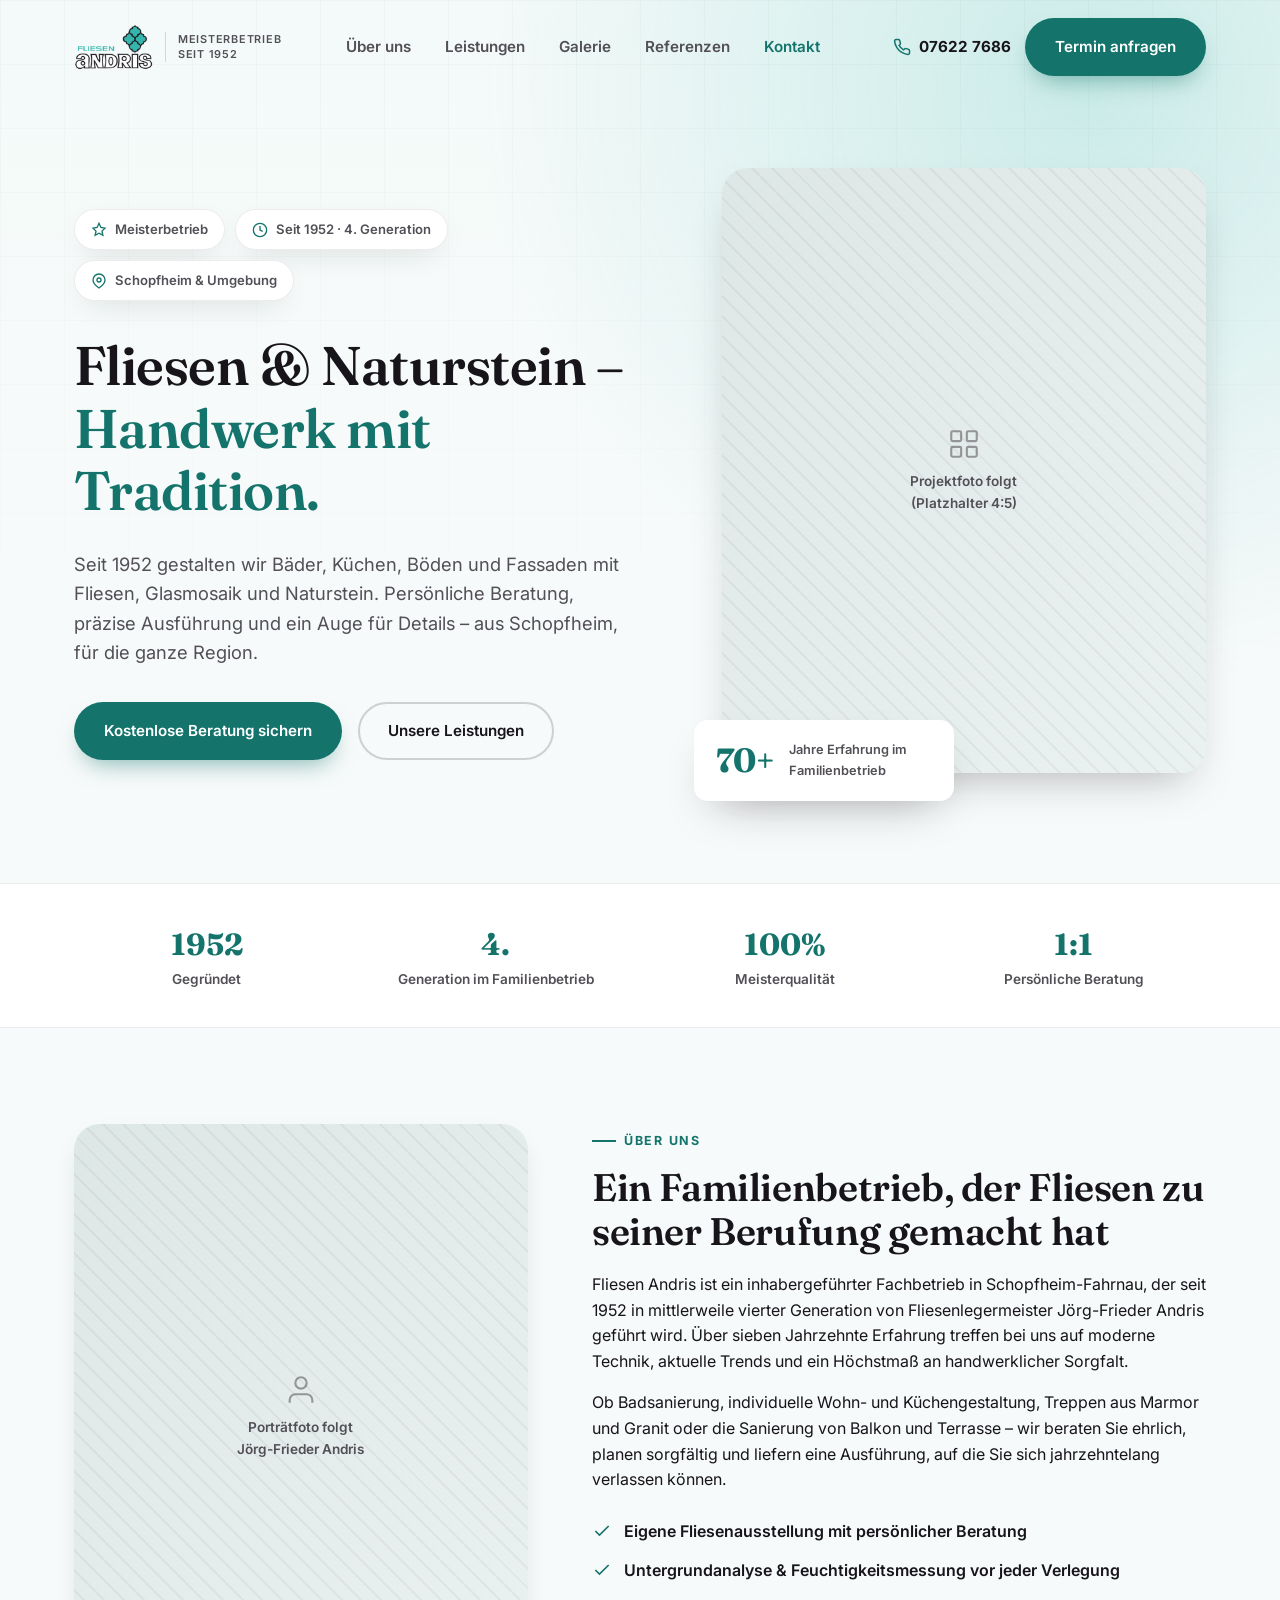
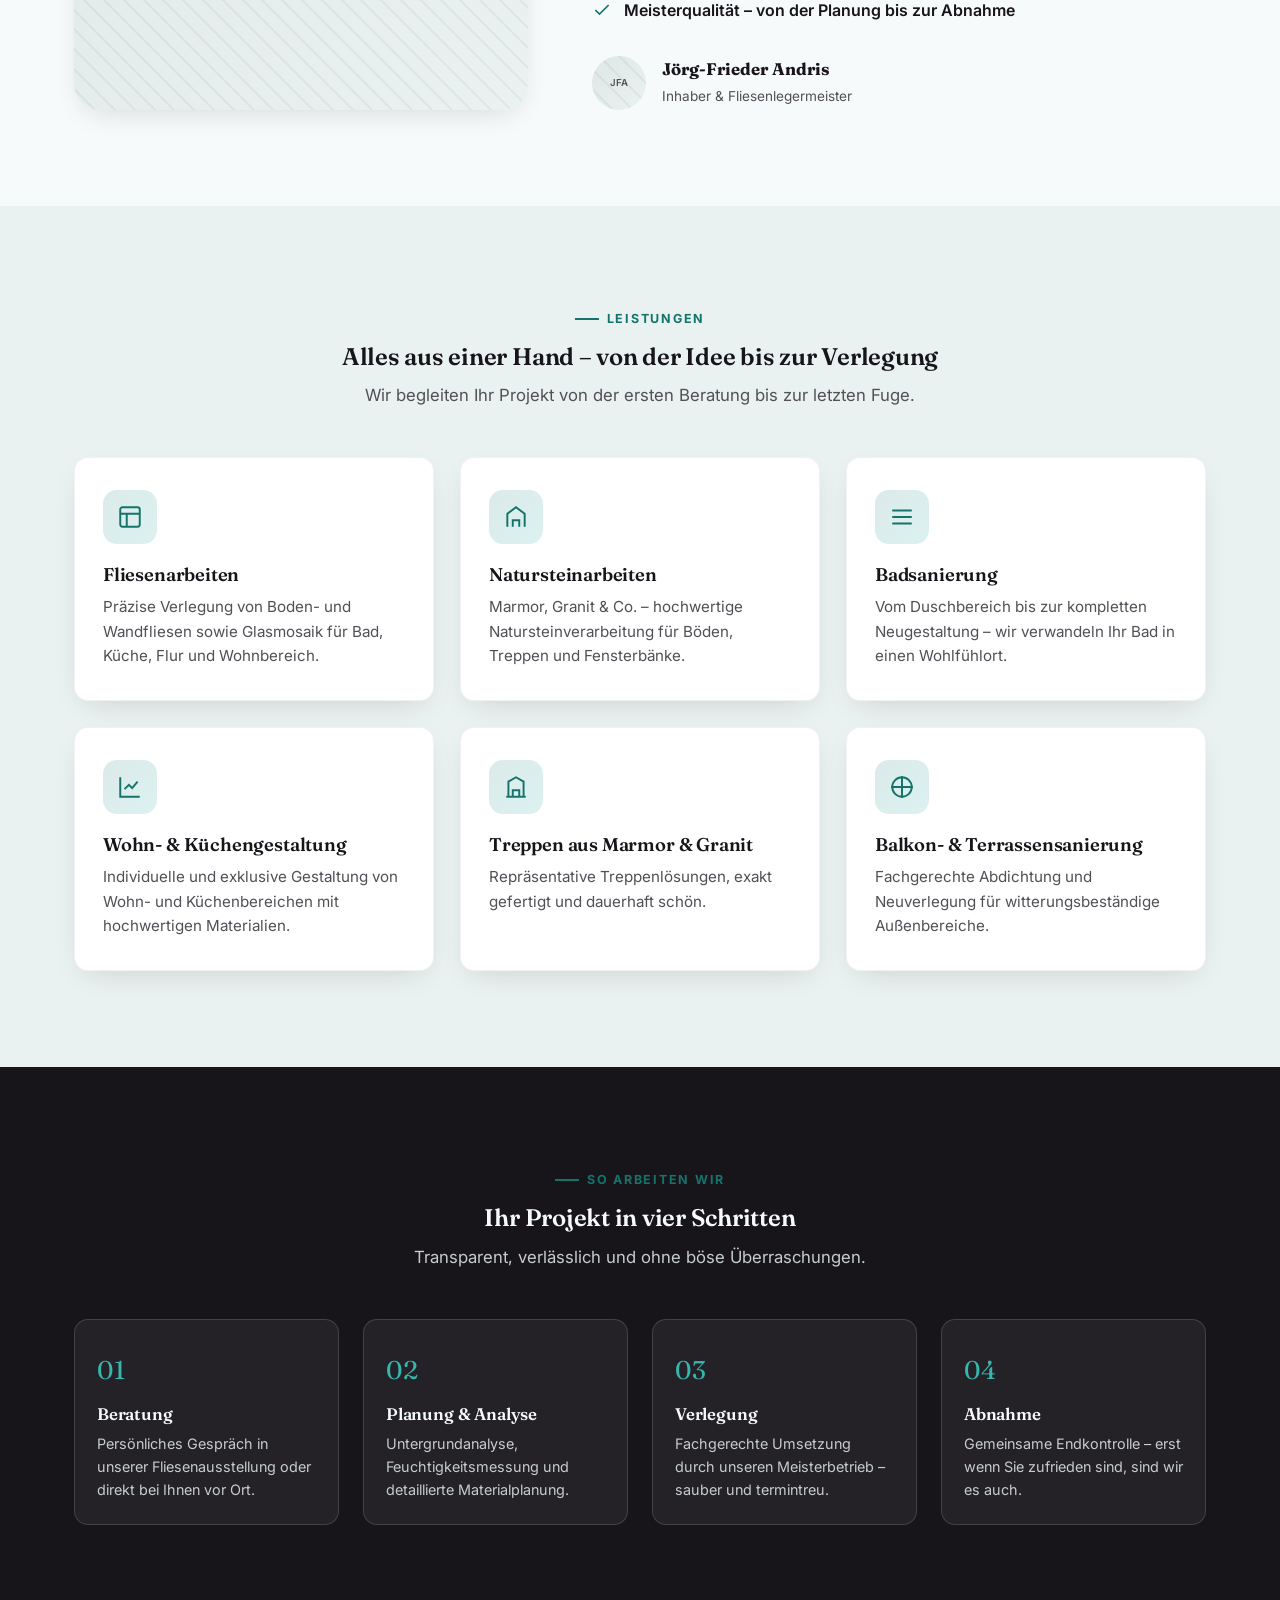
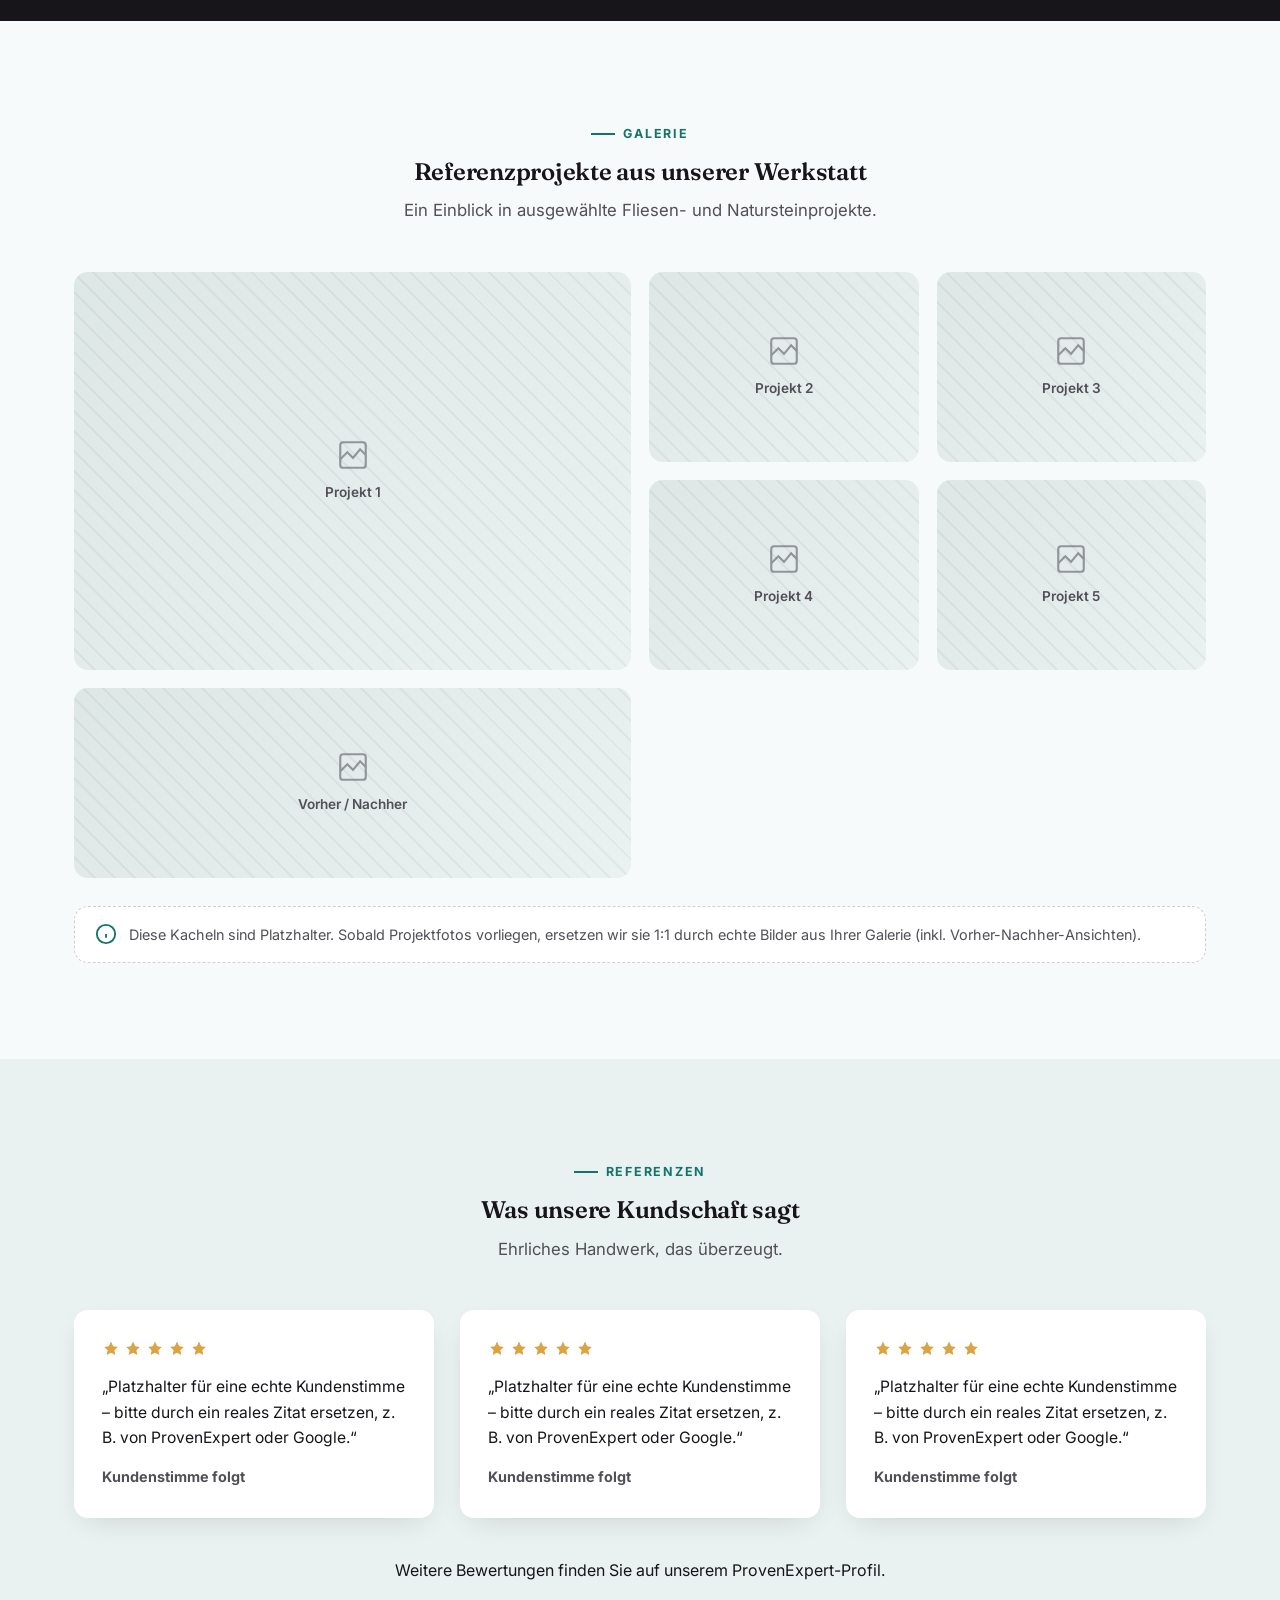
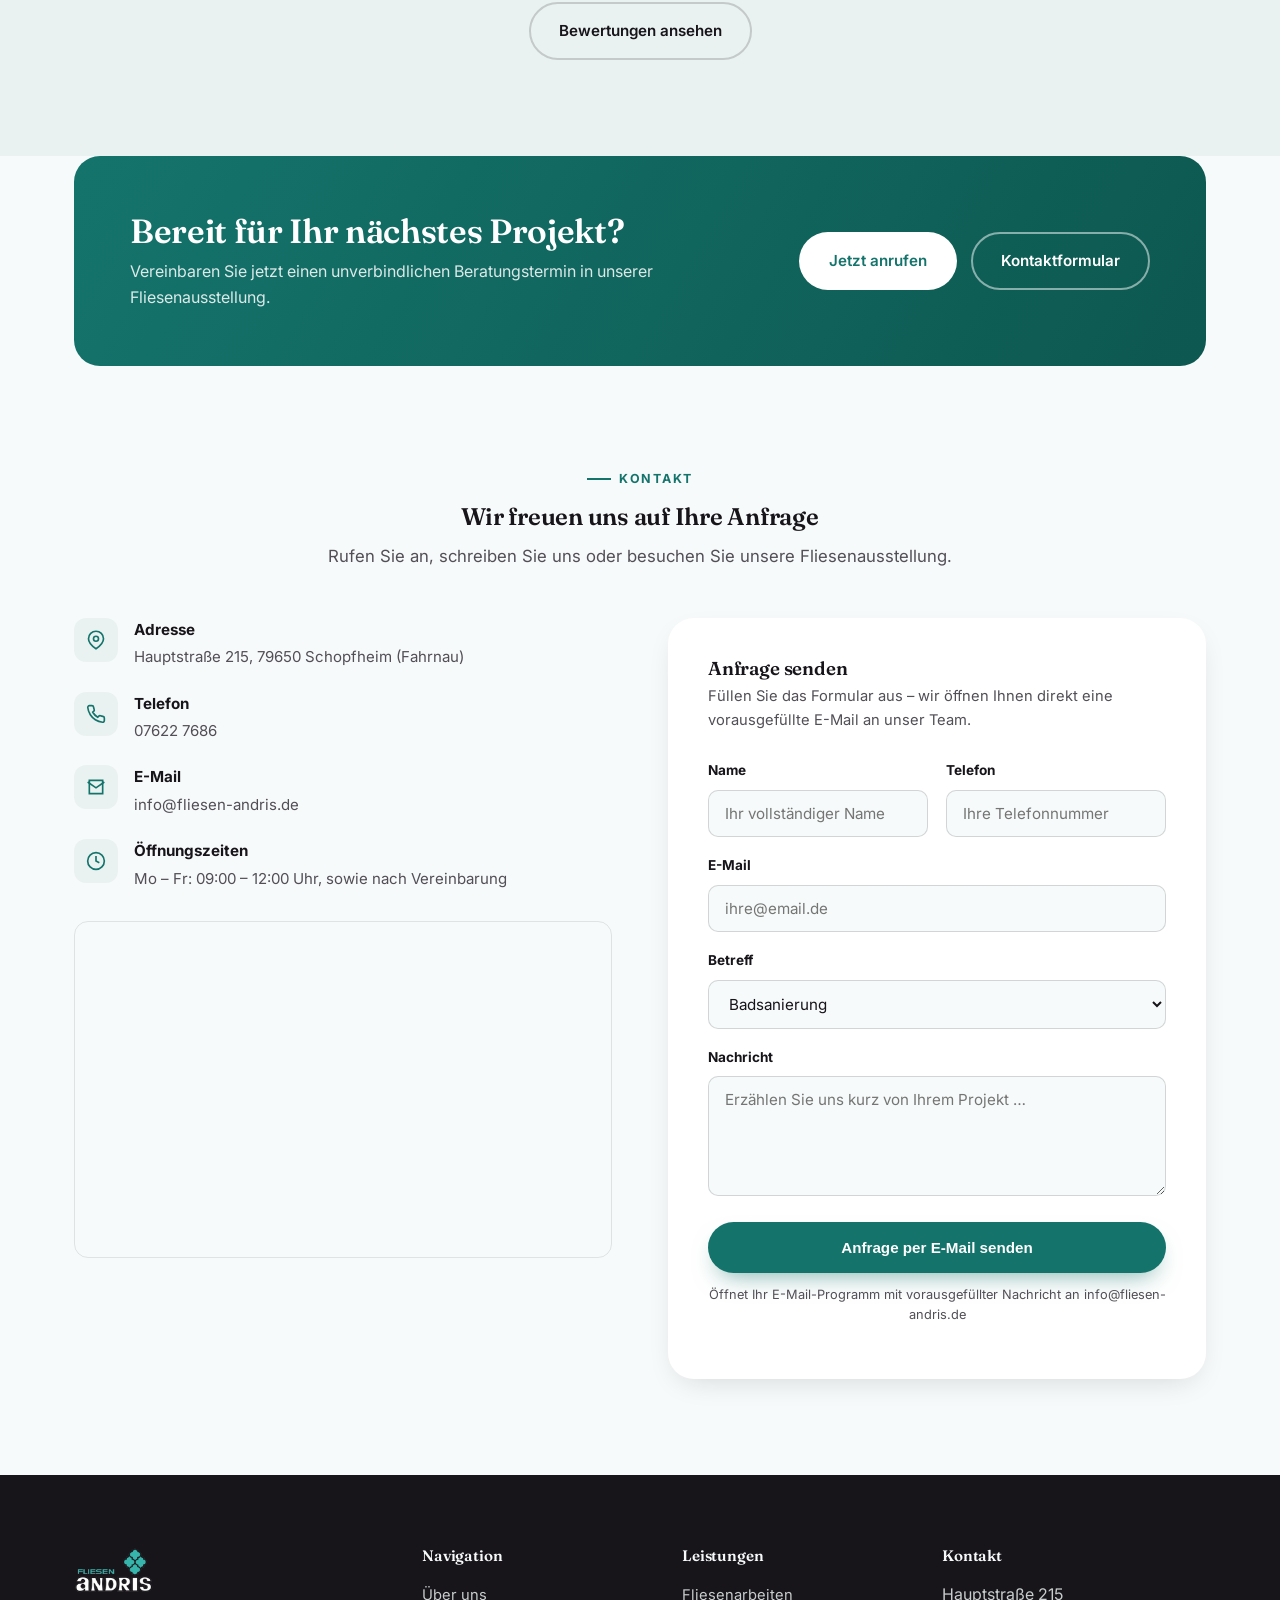
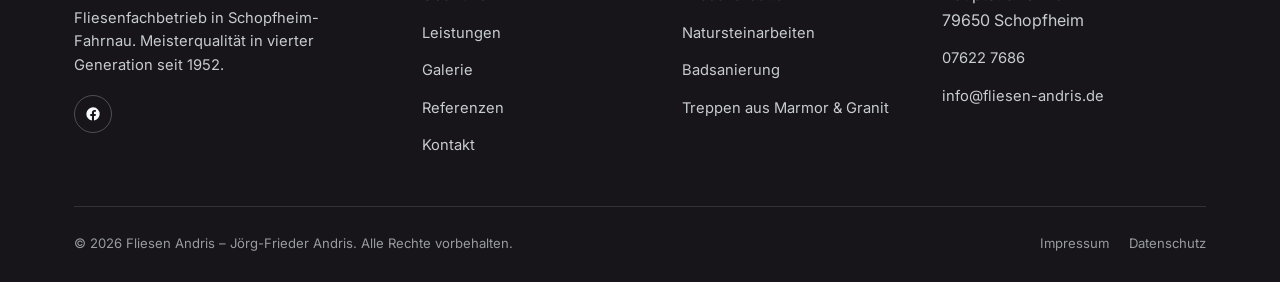
<file: index.html>
<!DOCTYPE html>
<html lang="de">
<head>
<meta charset="UTF-8">
<meta name="viewport" content="width=device-width, initial-scale=1.0">
<title>Fliesen Andris – Fliesenfachbetrieb in Schopfheim seit 1952</title>
<meta name="description" content="Fliesen Andris in Schopfheim-Fahrnau: Fliesen- und Natursteinarbeiten, Badsanierung und individuelle Wohnraumgestaltung. Meisterbetrieb in 4. Generation seit 1952.">
<meta name="theme-color" content="#14746c">

<!-- Open Graph -->
<meta property="og:type" content="website">
<meta property="og:title" content="Fliesen Andris – Fliesenfachbetrieb in Schopfheim seit 1952">
<meta property="og:description" content="Fliesen- und Natursteinarbeiten, Badsanierung und individuelle Wohnraumgestaltung – Meisterbetrieb in 4. Generation.">
<meta property="og:locale" content="de_DE">
<meta property="og:image" content="assets/img/logo.png">

<link rel="icon" type="image/png" href="assets/img/favicon.png">

<link rel="preconnect" href="https://fonts.googleapis.com">
<link rel="preconnect" href="https://fonts.gstatic.com" crossorigin>
<link href="https://fonts.googleapis.com/css2?family=Fraunces:opsz,wght@9..144,500;9..144,600;9..144,700&family=Inter:wght@400;500;600;700;800&display=swap" rel="stylesheet">

<link rel="stylesheet" href="assets/css/style.css">

<script type="application/ld+json">
{
  "@context": "https://schema.org",
  "@type": "HomeAndConstructionBusiness",
  "name": "Fliesen Andris",
  "image": "assets/img/logo.png",
  "description": "Fliesenfachbetrieb für Fliesen-, Glasmosaik- und Natursteinarbeiten in Schopfheim. Meisterbetrieb in 4. Generation seit 1952.",
  "founder": "Jörg-Frieder Andris",
  "foundingDate": "1952",
  "address": {
    "@type": "PostalAddress",
    "streetAddress": "Hauptstraße 215",
    "addressLocality": "Schopfheim (Fahrnau)",
    "postalCode": "79650",
    "addressCountry": "DE"
  },
  "telephone": "+49 7622 7686",
  "email": "info@fliesen-andris.de",
  "openingHoursSpecification": [
    {
      "@type": "OpeningHoursSpecification",
      "dayOfWeek": ["Monday","Tuesday","Wednesday","Thursday","Friday"],
      "opens": "09:00",
      "closes": "12:00"
    }
  ],
  "areaServed": "Schopfheim und Umgebung",
  "priceRange": "$$"
}
</script>
</head>
<body>

<!-- ==================== HEADER ==================== -->
<header class="site-header" id="siteHeader">
  <div class="container">
    <a href="#top" class="brand">
      <img src="assets/img/logo.png" alt="Fliesen Andris" class="brand-logo" width="250" height="146">
      <span class="brand-tagline">Meisterbetrieb seit 1952</span>
    </a>

    <nav class="main-nav" id="mainNav">
      <a href="#ueber-uns">Über uns</a>
      <a href="#leistungen">Leistungen</a>
      <a href="#galerie">Galerie</a>
      <a href="#referenzen">Referenzen</a>
      <a href="#kontakt">Kontakt</a>
      <a href="#kontakt" class="btn btn--primary nav-cta">Termin anfragen</a>
    </nav>

    <div class="header-actions">
      <a class="header-phone" href="tel:+4976227686">
        <svg viewBox="0 0 24 24" fill="none" stroke="currentColor" stroke-width="2"><path d="M22 16.92v3a2 2 0 0 1-2.18 2 19.79 19.79 0 0 1-8.63-3.07 19.5 19.5 0 0 1-6-6 19.79 19.79 0 0 1-3.07-8.67A2 2 0 0 1 4.11 2h3a2 2 0 0 1 2 1.72c.127.96.361 1.903.7 2.81a2 2 0 0 1-.45 2.11L8.09 9.91a16 16 0 0 0 6 6l1.27-1.27a2 2 0 0 1 2.11-.45c.907.339 1.85.573 2.81.7A2 2 0 0 1 22 16.92z"/></svg>
        07622 7686
      </a>
      <a href="#kontakt" class="btn btn--primary">Termin anfragen</a>
      <button class="nav-toggle" id="navToggle" aria-label="Menü öffnen" aria-expanded="false">
        <span></span>
      </button>
    </div>
  </div>
</header>

<div id="top"></div>

<!-- ==================== HERO ==================== -->
<section class="hero">
  <div class="tile-pattern" aria-hidden="true"></div>
  <div class="container">
    <div class="hero-copy" data-reveal>
      <div class="hero-badges">
        <span class="hero-badge">
          <svg viewBox="0 0 24 24" fill="none" stroke="currentColor" stroke-width="2"><path d="M12 2l2.9 6.26L21 9.27l-4.5 4.39L17.8 20 12 16.9 6.2 20l1.3-6.34L3 9.27l6.1-1.01L12 2z"/></svg>
          Meisterbetrieb
        </span>
        <span class="hero-badge">
          <svg viewBox="0 0 24 24" fill="none" stroke="currentColor" stroke-width="2"><circle cx="12" cy="12" r="10"/><path d="M12 6v6l4 2"/></svg>
          Seit 1952 · 4. Generation
        </span>
        <span class="hero-badge">
          <svg viewBox="0 0 24 24" fill="none" stroke="currentColor" stroke-width="2"><path d="M21 10.5c0 6-9 12-9 12s-9-6-9-12a9 9 0 0 1 18 0z"/><circle cx="12" cy="10.5" r="3"/></svg>
          Schopfheim &amp; Umgebung
        </span>
      </div>

      <h1>Fliesen &amp; Naturstein –<br><em>Handwerk mit Tradition.</em></h1>
      <p class="hero-lead">
        Seit 1952 gestalten wir Bäder, Küchen, Böden und Fassaden mit Fliesen, Glasmosaik
        und Naturstein. Persönliche Beratung, präzise Ausführung und ein Auge für Details –
        aus Schopfheim, für die ganze Region.
      </p>

      <div class="hero-cta">
        <a href="#kontakt" class="btn btn--primary">Kostenlose Beratung sichern</a>
        <a href="#leistungen" class="btn btn--ghost">Unsere Leistungen</a>
      </div>
    </div>

    <div class="hero-visual" data-reveal>
      <div class="hero-visual-main ph">
        <div class="ph-icon">
          <svg viewBox="0 0 24 24" fill="none" stroke="currentColor" stroke-width="1.5"><rect x="3" y="3" width="7" height="7" rx="1"/><rect x="14" y="3" width="7" height="7" rx="1"/><rect x="3" y="14" width="7" height="7" rx="1"/><rect x="14" y="14" width="7" height="7" rx="1"/></svg>
          <span>Projektfoto folgt<br>(Platzhalter 4:5)</span>
        </div>
      </div>
      <div class="hero-stat-card">
        <span class="stat-number">70+</span>
        <span class="stat-label">Jahre Erfahrung im Familienbetrieb</span>
      </div>
    </div>
  </div>
</section>

<!-- ==================== TRUST STRIP ==================== -->
<section class="trust-strip">
  <div class="container">
    <div class="trust-item">
      <div class="num">1952</div>
      <div class="lbl">Gegründet</div>
    </div>
    <div class="trust-item">
      <div class="num">4.</div>
      <div class="lbl">Generation im Familienbetrieb</div>
    </div>
    <div class="trust-item">
      <div class="num">100%</div>
      <div class="lbl">Meisterqualität</div>
    </div>
    <div class="trust-item">
      <div class="num">1:1</div>
      <div class="lbl">Persönliche Beratung</div>
    </div>
  </div>
</section>

<!-- ==================== ÜBER UNS ==================== -->
<section class="section" id="ueber-uns">
  <div class="container about-grid">
    <div class="about-media ph" data-reveal>
      <div class="ph-icon">
        <svg viewBox="0 0 24 24" fill="none" stroke="currentColor" stroke-width="1.5"><path d="M20 21v-2a4 4 0 0 0-4-4H8a4 4 0 0 0-4 4v2"/><circle cx="12" cy="7" r="4"/></svg>
        <span>Porträtfoto folgt<br>Jörg-Frieder Andris</span>
      </div>
    </div>

    <div class="about-copy" data-reveal>
      <div class="eyebrow">Über uns</div>
      <h2>Ein Familienbetrieb, der Fliesen zu seiner Berufung gemacht hat</h2>
      <p>
        Fliesen Andris ist ein inhabergeführter Fachbetrieb in Schopfheim-Fahrnau,
        der seit 1952 in mittlerweile vierter Generation von Fliesenlegermeister
        Jörg-Frieder Andris geführt wird. Über sieben Jahrzehnte Erfahrung treffen
        bei uns auf moderne Technik, aktuelle Trends und ein Höchstmaß an
        handwerklicher Sorgfalt.
      </p>
      <p>
        Ob Badsanierung, individuelle Wohn- und Küchengestaltung, Treppen aus
        Marmor und Granit oder die Sanierung von Balkon und Terrasse – wir beraten
        Sie ehrlich, planen sorgfältig und liefern eine Ausführung, auf die Sie
        sich jahrzehntelang verlassen können.
      </p>

      <ul class="about-list">
        <li>
          <svg viewBox="0 0 24 24" fill="none" stroke="currentColor" stroke-width="2"><path d="M20 6L9 17l-5-5"/></svg>
          Eigene Fliesenausstellung mit persönlicher Beratung
        </li>
        <li>
          <svg viewBox="0 0 24 24" fill="none" stroke="currentColor" stroke-width="2"><path d="M20 6L9 17l-5-5"/></svg>
          Untergrundanalyse &amp; Feuchtigkeitsmessung vor jeder Verlegung
        </li>
        <li>
          <svg viewBox="0 0 24 24" fill="none" stroke="currentColor" stroke-width="2"><path d="M20 6L9 17l-5-5"/></svg>
          Meisterqualität – von der Planung bis zur Abnahme
        </li>
      </ul>

      <div class="signature">
        <div class="signature-avatar ph" style="font-size:0.6rem;">JFA</div>
        <div>
          <strong>Jörg-Frieder Andris</strong>
          <span>Inhaber &amp; Fliesenlegermeister</span>
        </div>
      </div>
    </div>
  </div>
</section>

<!-- ==================== LEISTUNGEN ==================== -->
<section class="section section--muted" id="leistungen">
  <div class="container">
    <div class="section-head centered" data-reveal>
      <div class="eyebrow" style="justify-content:center;">Leistungen</div>
      <h2>Alles aus einer Hand – von der Idee bis zur Verlegung</h2>
      <p>Wir begleiten Ihr Projekt von der ersten Beratung bis zur letzten Fuge.</p>
    </div>

    <div class="services-grid">
      <div class="service-card" data-reveal>
        <div class="service-icon">
          <svg viewBox="0 0 24 24" fill="none" stroke="currentColor" stroke-width="1.8"><rect x="3" y="3" width="18" height="18" rx="2"/><path d="M3 9h18M9 21V9"/></svg>
        </div>
        <h3>Fliesenarbeiten</h3>
        <p>Präzise Verlegung von Boden- und Wandfliesen sowie Glasmosaik für Bad, Küche, Flur und Wohnbereich.</p>
      </div>

      <div class="service-card" data-reveal>
        <div class="service-icon">
          <svg viewBox="0 0 24 24" fill="none" stroke="currentColor" stroke-width="1.8"><path d="M4 21V9l8-6 8 6v12"/><path d="M9 21v-6h6v6"/></svg>
        </div>
        <h3>Natursteinarbeiten</h3>
        <p>Marmor, Granit &amp; Co. – hochwertige Naturstein­verarbeitung für Böden, Treppen und Fensterbänke.</p>
      </div>

      <div class="service-card" data-reveal>
        <div class="service-icon">
          <svg viewBox="0 0 24 24" fill="none" stroke="currentColor" stroke-width="1.8"><path d="M3 12h18M3 6h18M3 18h18"/></svg>
        </div>
        <h3>Badsanierung</h3>
        <p>Vom Duschbereich bis zur kompletten Neugestaltung – wir verwandeln Ihr Bad in einen Wohlfühlort.</p>
      </div>

      <div class="service-card" data-reveal>
        <div class="service-icon">
          <svg viewBox="0 0 24 24" fill="none" stroke="currentColor" stroke-width="1.8"><path d="M3 3v18h18"/><path d="M7 14l4-4 3 3 5-6"/></svg>
        </div>
        <h3>Wohn- &amp; Küchengestaltung</h3>
        <p>Individuelle und exklusive Gestaltung von Wohn- und Küchenbereichen mit hochwertigen Materialien.</p>
      </div>

      <div class="service-card" data-reveal>
        <div class="service-icon">
          <svg viewBox="0 0 24 24" fill="none" stroke="currentColor" stroke-width="1.8"><path d="M3 21h18"/><path d="M5 21V7l7-4 7 4v14"/><path d="M9 21v-6h6v6"/></svg>
        </div>
        <h3>Treppen aus Marmor &amp; Granit</h3>
        <p>Repräsentative Treppenlösungen, exakt gefertigt und dauerhaft schön.</p>
      </div>

      <div class="service-card" data-reveal>
        <div class="service-icon">
          <svg viewBox="0 0 24 24" fill="none" stroke="currentColor" stroke-width="1.8"><path d="M12 2v20M2 12h20"/><circle cx="12" cy="12" r="9"/></svg>
        </div>
        <h3>Balkon- &amp; Terrassensanierung</h3>
        <p>Fachgerechte Abdichtung und Neuverlegung für witterungsbeständige Außenbereiche.</p>
      </div>
    </div>
  </div>
</section>

<!-- ==================== ABLAUF (dark) ==================== -->
<section class="section section--dark">
  <div class="container">
    <div class="section-head centered" data-reveal>
      <div class="eyebrow" style="justify-content:center;">So arbeiten wir</div>
      <h2>Ihr Projekt in vier Schritten</h2>
      <p>Transparent, verlässlich und ohne böse Überraschungen.</p>
    </div>

    <div class="process-grid">
      <div class="process-step" data-reveal>
        <h3>Beratung</h3>
        <p>Persönliches Gespräch in unserer Fliesenausstellung oder direkt bei Ihnen vor Ort.</p>
      </div>
      <div class="process-step" data-reveal>
        <h3>Planung &amp; Analyse</h3>
        <p>Untergrundanalyse, Feuchtigkeitsmessung und detaillierte Materialplanung.</p>
      </div>
      <div class="process-step" data-reveal>
        <h3>Verlegung</h3>
        <p>Fachgerechte Umsetzung durch unseren Meisterbetrieb – sauber und termintreu.</p>
      </div>
      <div class="process-step" data-reveal>
        <h3>Abnahme</h3>
        <p>Gemeinsame Endkontrolle – erst wenn Sie zufrieden sind, sind wir es auch.</p>
      </div>
    </div>
  </div>
</section>

<!-- ==================== GALERIE ==================== -->
<section class="section" id="galerie">
  <div class="container">
    <div class="section-head centered" data-reveal>
      <div class="eyebrow" style="justify-content:center;">Galerie</div>
      <h2>Referenzprojekte aus unserer Werkstatt</h2>
      <p>Ein Einblick in ausgewählte Fliesen- und Natursteinprojekte.</p>
    </div>

    <div class="gallery-grid">
      <div class="gallery-item wide tall ph" data-reveal><div class="ph-icon"><svg viewBox="0 0 24 24" fill="none" stroke="currentColor" stroke-width="1.5"><rect x="3" y="3" width="18" height="18" rx="2"/><path d="M3 15l5-5 4 4 5-6 4 4"/></svg><span>Projekt 1</span></div></div>
      <div class="gallery-item ph" data-reveal><div class="ph-icon"><svg viewBox="0 0 24 24" fill="none" stroke="currentColor" stroke-width="1.5"><rect x="3" y="3" width="18" height="18" rx="2"/><path d="M3 15l5-5 4 4 5-6 4 4"/></svg><span>Projekt 2</span></div></div>
      <div class="gallery-item ph" data-reveal><div class="ph-icon"><svg viewBox="0 0 24 24" fill="none" stroke="currentColor" stroke-width="1.5"><rect x="3" y="3" width="18" height="18" rx="2"/><path d="M3 15l5-5 4 4 5-6 4 4"/></svg><span>Projekt 3</span></div></div>
      <div class="gallery-item ph" data-reveal><div class="ph-icon"><svg viewBox="0 0 24 24" fill="none" stroke="currentColor" stroke-width="1.5"><rect x="3" y="3" width="18" height="18" rx="2"/><path d="M3 15l5-5 4 4 5-6 4 4"/></svg><span>Projekt 4</span></div></div>
      <div class="gallery-item ph" data-reveal><div class="ph-icon"><svg viewBox="0 0 24 24" fill="none" stroke="currentColor" stroke-width="1.5"><rect x="3" y="3" width="18" height="18" rx="2"/><path d="M3 15l5-5 4 4 5-6 4 4"/></svg><span>Projekt 5</span></div></div>
      <div class="gallery-item wide ph" data-reveal><div class="ph-icon"><svg viewBox="0 0 24 24" fill="none" stroke="currentColor" stroke-width="1.5"><rect x="3" y="3" width="18" height="18" rx="2"/><path d="M3 15l5-5 4 4 5-6 4 4"/></svg><span>Vorher / Nachher</span></div></div>
    </div>

    <div class="gallery-note">
      <svg viewBox="0 0 24 24" fill="none" stroke="currentColor" stroke-width="2"><circle cx="12" cy="12" r="10"/><path d="M12 16v-4M12 8h.01"/></svg>
      <span>Diese Kacheln sind Platzhalter. Sobald Projektfotos vorliegen, ersetzen wir sie 1:1 durch echte Bilder aus Ihrer Galerie (inkl. Vorher-Nachher-Ansichten).</span>
    </div>
  </div>
</section>

<!-- ==================== REFERENZEN / BEWERTUNGEN ==================== -->
<section class="section section--muted" id="referenzen">
  <div class="container">
    <div class="section-head centered" data-reveal>
      <div class="eyebrow" style="justify-content:center;">Referenzen</div>
      <h2>Was unsere Kundschaft sagt</h2>
      <p>Ehrliches Handwerk, das überzeugt.</p>
    </div>

    <div class="testimonial-grid">
      <div class="testimonial-card" data-reveal>
        <div class="stars">
          <svg viewBox="0 0 24 24" fill="currentColor"><path d="M12 2l2.9 6.26L21 9.27l-4.5 4.39L17.8 20 12 16.9 6.2 20l1.3-6.34L3 9.27l6.1-1.01L12 2z"/></svg>
          <svg viewBox="0 0 24 24" fill="currentColor"><path d="M12 2l2.9 6.26L21 9.27l-4.5 4.39L17.8 20 12 16.9 6.2 20l1.3-6.34L3 9.27l6.1-1.01L12 2z"/></svg>
          <svg viewBox="0 0 24 24" fill="currentColor"><path d="M12 2l2.9 6.26L21 9.27l-4.5 4.39L17.8 20 12 16.9 6.2 20l1.3-6.34L3 9.27l6.1-1.01L12 2z"/></svg>
          <svg viewBox="0 0 24 24" fill="currentColor"><path d="M12 2l2.9 6.26L21 9.27l-4.5 4.39L17.8 20 12 16.9 6.2 20l1.3-6.34L3 9.27l6.1-1.01L12 2z"/></svg>
          <svg viewBox="0 0 24 24" fill="currentColor"><path d="M12 2l2.9 6.26L21 9.27l-4.5 4.39L17.8 20 12 16.9 6.2 20l1.3-6.34L3 9.27l6.1-1.01L12 2z"/></svg>
        </div>
        <p>„Platzhalter für eine echte Kundenstimme – bitte durch ein reales Zitat ersetzen, z. B. von ProvenExpert oder Google.“</p>
        <div class="testimonial-author">Kundenstimme folgt</div>
      </div>
      <div class="testimonial-card" data-reveal>
        <div class="stars">
          <svg viewBox="0 0 24 24" fill="currentColor"><path d="M12 2l2.9 6.26L21 9.27l-4.5 4.39L17.8 20 12 16.9 6.2 20l1.3-6.34L3 9.27l6.1-1.01L12 2z"/></svg>
          <svg viewBox="0 0 24 24" fill="currentColor"><path d="M12 2l2.9 6.26L21 9.27l-4.5 4.39L17.8 20 12 16.9 6.2 20l1.3-6.34L3 9.27l6.1-1.01L12 2z"/></svg>
          <svg viewBox="0 0 24 24" fill="currentColor"><path d="M12 2l2.9 6.26L21 9.27l-4.5 4.39L17.8 20 12 16.9 6.2 20l1.3-6.34L3 9.27l6.1-1.01L12 2z"/></svg>
          <svg viewBox="0 0 24 24" fill="currentColor"><path d="M12 2l2.9 6.26L21 9.27l-4.5 4.39L17.8 20 12 16.9 6.2 20l1.3-6.34L3 9.27l6.1-1.01L12 2z"/></svg>
          <svg viewBox="0 0 24 24" fill="currentColor"><path d="M12 2l2.9 6.26L21 9.27l-4.5 4.39L17.8 20 12 16.9 6.2 20l1.3-6.34L3 9.27l6.1-1.01L12 2z"/></svg>
        </div>
        <p>„Platzhalter für eine echte Kundenstimme – bitte durch ein reales Zitat ersetzen, z. B. von ProvenExpert oder Google.“</p>
        <div class="testimonial-author">Kundenstimme folgt</div>
      </div>
      <div class="testimonial-card" data-reveal>
        <div class="stars">
          <svg viewBox="0 0 24 24" fill="currentColor"><path d="M12 2l2.9 6.26L21 9.27l-4.5 4.39L17.8 20 12 16.9 6.2 20l1.3-6.34L3 9.27l6.1-1.01L12 2z"/></svg>
          <svg viewBox="0 0 24 24" fill="currentColor"><path d="M12 2l2.9 6.26L21 9.27l-4.5 4.39L17.8 20 12 16.9 6.2 20l1.3-6.34L3 9.27l6.1-1.01L12 2z"/></svg>
          <svg viewBox="0 0 24 24" fill="currentColor"><path d="M12 2l2.9 6.26L21 9.27l-4.5 4.39L17.8 20 12 16.9 6.2 20l1.3-6.34L3 9.27l6.1-1.01L12 2z"/></svg>
          <svg viewBox="0 0 24 24" fill="currentColor"><path d="M12 2l2.9 6.26L21 9.27l-4.5 4.39L17.8 20 12 16.9 6.2 20l1.3-6.34L3 9.27l6.1-1.01L12 2z"/></svg>
          <svg viewBox="0 0 24 24" fill="currentColor"><path d="M12 2l2.9 6.26L21 9.27l-4.5 4.39L17.8 20 12 16.9 6.2 20l1.3-6.34L3 9.27l6.1-1.01L12 2z"/></svg>
        </div>
        <p>„Platzhalter für eine echte Kundenstimme – bitte durch ein reales Zitat ersetzen, z. B. von ProvenExpert oder Google.“</p>
        <div class="testimonial-author">Kundenstimme folgt</div>
      </div>
    </div>

    <div class="reviews-cta" data-reveal>
      <p style="margin-bottom:18px;">Weitere Bewertungen finden Sie auf unserem ProvenExpert-Profil.</p>
      <a href="https://www.provenexpert.com/de-de/fliesen-andris-schopfheim/" target="_blank" rel="noopener" class="btn btn--ghost">Bewertungen ansehen</a>
    </div>
  </div>
</section>

<!-- ==================== CTA BAND ==================== -->
<div style="padding: 0 0;">
  <div class="cta-band" data-reveal>
    <div>
      <h2>Bereit für Ihr nächstes Projekt?</h2>
      <p>Vereinbaren Sie jetzt einen unverbindlichen Beratungstermin in unserer Fliesenausstellung.</p>
    </div>
    <div class="cta-band-actions">
      <a href="tel:+4976227686" class="btn" style="background:#fff;color:var(--color-teal);">Jetzt anrufen</a>
      <a href="#kontakt" class="btn btn--ghost">Kontaktformular</a>
    </div>
  </div>
</div>

<!-- ==================== KONTAKT ==================== -->
<section class="section" id="kontakt">
  <div class="container">
    <div class="section-head centered" data-reveal>
      <div class="eyebrow" style="justify-content:center;">Kontakt</div>
      <h2>Wir freuen uns auf Ihre Anfrage</h2>
      <p>Rufen Sie an, schreiben Sie uns oder besuchen Sie unsere Fliesenausstellung.</p>
    </div>

    <div class="contact-grid">
      <div data-reveal>
        <div class="contact-info-list">
          <div class="contact-info-item">
            <span class="icon">
              <svg viewBox="0 0 24 24" fill="none" stroke="currentColor" stroke-width="2"><path d="M21 10.5c0 6-9 12-9 12s-9-6-9-12a9 9 0 0 1 18 0z"/><circle cx="12" cy="10.5" r="3"/></svg>
            </span>
            <div>
              <strong>Adresse</strong>
              <span>Hauptstraße 215, 79650 Schopfheim (Fahrnau)</span>
            </div>
          </div>
          <div class="contact-info-item">
            <span class="icon">
              <svg viewBox="0 0 24 24" fill="none" stroke="currentColor" stroke-width="2"><path d="M22 16.92v3a2 2 0 0 1-2.18 2 19.79 19.79 0 0 1-8.63-3.07 19.5 19.5 0 0 1-6-6 19.79 19.79 0 0 1-3.07-8.67A2 2 0 0 1 4.11 2h3a2 2 0 0 1 2 1.72c.127.96.361 1.903.7 2.81a2 2 0 0 1-.45 2.11L8.09 9.91a16 16 0 0 0 6 6l1.27-1.27a2 2 0 0 1 2.11-.45c.907.339 1.85.573 2.81.7A2 2 0 0 1 22 16.92z"/></svg>
            </span>
            <div>
              <strong>Telefon</strong>
              <a href="tel:+4976227686">07622 7686</a>
            </div>
          </div>
          <div class="contact-info-item">
            <span class="icon">
              <svg viewBox="0 0 24 24" fill="none" stroke="currentColor" stroke-width="2"><path d="M4 4h16v16H4z"/><path d="M22 6l-10 7L2 6"/></svg>
            </span>
            <div>
              <strong>E-Mail</strong>
              <a href="mailto:info@fliesen-andris.de">info@fliesen-andris.de</a>
            </div>
          </div>
          <div class="contact-info-item">
            <span class="icon">
              <svg viewBox="0 0 24 24" fill="none" stroke="currentColor" stroke-width="2"><circle cx="12" cy="12" r="10"/><path d="M12 6v6l4 2"/></svg>
            </span>
            <div>
              <strong>Öffnungszeiten</strong>
              <span>Mo – Fr: 09:00 – 12:00 Uhr, sowie nach Vereinbarung</span>
            </div>
          </div>
        </div>

        <div class="map-embed">
          <iframe
            src="https://www.google.com/maps?q=Hauptstra%C3%9Fe+215,+79650+Schopfheim&output=embed"
            loading="lazy"
            referrerpolicy="no-referrer-when-downgrade"
            title="Standort Fliesen Andris, Hauptstraße 215, 79650 Schopfheim">
          </iframe>
        </div>
      </div>

      <div class="contact-card" data-reveal>
        <h3 style="margin-bottom:6px;">Anfrage senden</h3>
        <p style="color:var(--color-ink-soft); font-size:0.92rem; margin-bottom:28px;">
          Füllen Sie das Formular aus – wir öffnen Ihnen direkt eine vorausgefüllte E-Mail an unser Team.
        </p>
        <form id="contactForm">
          <div class="form-row">
            <div class="form-group">
              <label for="name">Name</label>
              <input type="text" id="name" name="name" placeholder="Ihr vollständiger Name" required>
            </div>
            <div class="form-group">
              <label for="phone">Telefon</label>
              <input type="tel" id="phone" name="phone" placeholder="Ihre Telefonnummer">
            </div>
          </div>
          <div class="form-group">
            <label for="email">E-Mail</label>
            <input type="email" id="email" name="email" placeholder="ihre@email.de" required>
          </div>
          <div class="form-group">
            <label for="subject">Betreff</label>
            <select id="subject" name="subject">
              <option>Badsanierung</option>
              <option>Fliesenarbeiten</option>
              <option>Natursteinarbeiten</option>
              <option>Balkon- / Terrassensanierung</option>
              <option>Sonstiges Anliegen</option>
            </select>
          </div>
          <div class="form-group">
            <label for="message">Nachricht</label>
            <textarea id="message" name="message" placeholder="Erzählen Sie uns kurz von Ihrem Projekt …" required></textarea>
          </div>
          <button type="submit" class="btn btn--primary btn--block">Anfrage per E-Mail senden</button>
          <p class="form-note">Öffnet Ihr E-Mail-Programm mit vorausgefüllter Nachricht an info@fliesen-andris.de</p>
        </form>
      </div>
    </div>
  </div>
</section>

<!-- ==================== FOOTER ==================== -->
<footer class="site-footer">
  <div class="container">
    <div class="footer-grid">
      <div class="footer-brand">
        <a href="#top" class="brand">
          <img src="assets/img/logo.png" alt="Fliesen Andris" class="brand-logo" width="250" height="146">
        </a>
        <p>Fliesenfachbetrieb in Schopfheim-Fahrnau. Meisterqualität in vierter Generation seit 1952.</p>
        <div class="footer-social">
          <a href="https://www.facebook.com/p/Fliesen-Andris-100054479500302/" target="_blank" rel="noopener" aria-label="Facebook">
            <svg viewBox="0 0 24 24" fill="currentColor"><path d="M22 12a10 10 0 1 0-11.6 9.9v-7H7.9V12h2.5V9.8c0-2.5 1.5-3.9 3.8-3.9 1.1 0 2.2.2 2.2.2v2.4h-1.3c-1.2 0-1.6.8-1.6 1.6V12h2.8l-.4 2.9h-2.4v7A10 10 0 0 0 22 12z"/></svg>
          </a>
        </div>
      </div>

      <div class="footer-col">
        <h4>Navigation</h4>
        <ul>
          <li><a href="#ueber-uns">Über uns</a></li>
          <li><a href="#leistungen">Leistungen</a></li>
          <li><a href="#galerie">Galerie</a></li>
          <li><a href="#referenzen">Referenzen</a></li>
          <li><a href="#kontakt">Kontakt</a></li>
        </ul>
      </div>

      <div class="footer-col">
        <h4>Leistungen</h4>
        <ul>
          <li><a href="#leistungen">Fliesenarbeiten</a></li>
          <li><a href="#leistungen">Natursteinarbeiten</a></li>
          <li><a href="#leistungen">Badsanierung</a></li>
          <li><a href="#leistungen">Treppen aus Marmor &amp; Granit</a></li>
        </ul>
      </div>

      <div class="footer-col">
        <h4>Kontakt</h4>
        <ul>
          <li>Hauptstraße 215<br>79650 Schopfheim</li>
          <li><a href="tel:+4976227686">07622 7686</a></li>
          <li><a href="mailto:info@fliesen-andris.de">info@fliesen-andris.de</a></li>
        </ul>
      </div>
    </div>

    <div class="footer-bottom">
      <span>© <span id="year"></span> Fliesen Andris – Jörg-Frieder Andris. Alle Rechte vorbehalten.</span>
      <span style="display:flex; gap:20px;">
        <a href="impressum.html">Impressum</a>
        <a href="datenschutz.html">Datenschutz</a>
      </span>
    </div>
  </div>
</footer>

<a href="tel:+4976227686" class="mobile-call" aria-label="Jetzt anrufen">
  <svg viewBox="0 0 24 24" fill="none" stroke="currentColor" stroke-width="2"><path d="M22 16.92v3a2 2 0 0 1-2.18 2 19.79 19.79 0 0 1-8.63-3.07 19.5 19.5 0 0 1-6-6 19.79 19.79 0 0 1-3.07-8.67A2 2 0 0 1 4.11 2h3a2 2 0 0 1 2 1.72c.127.96.361 1.903.7 2.81a2 2 0 0 1-.45 2.11L8.09 9.91a16 16 0 0 0 6 6l1.27-1.27a2 2 0 0 1 2.11-.45c.907.339 1.85.573 2.81.7A2 2 0 0 1 22 16.92z"/></svg>
</a>

<script src="assets/js/main.js"></script>
</body>
</html>
</file>
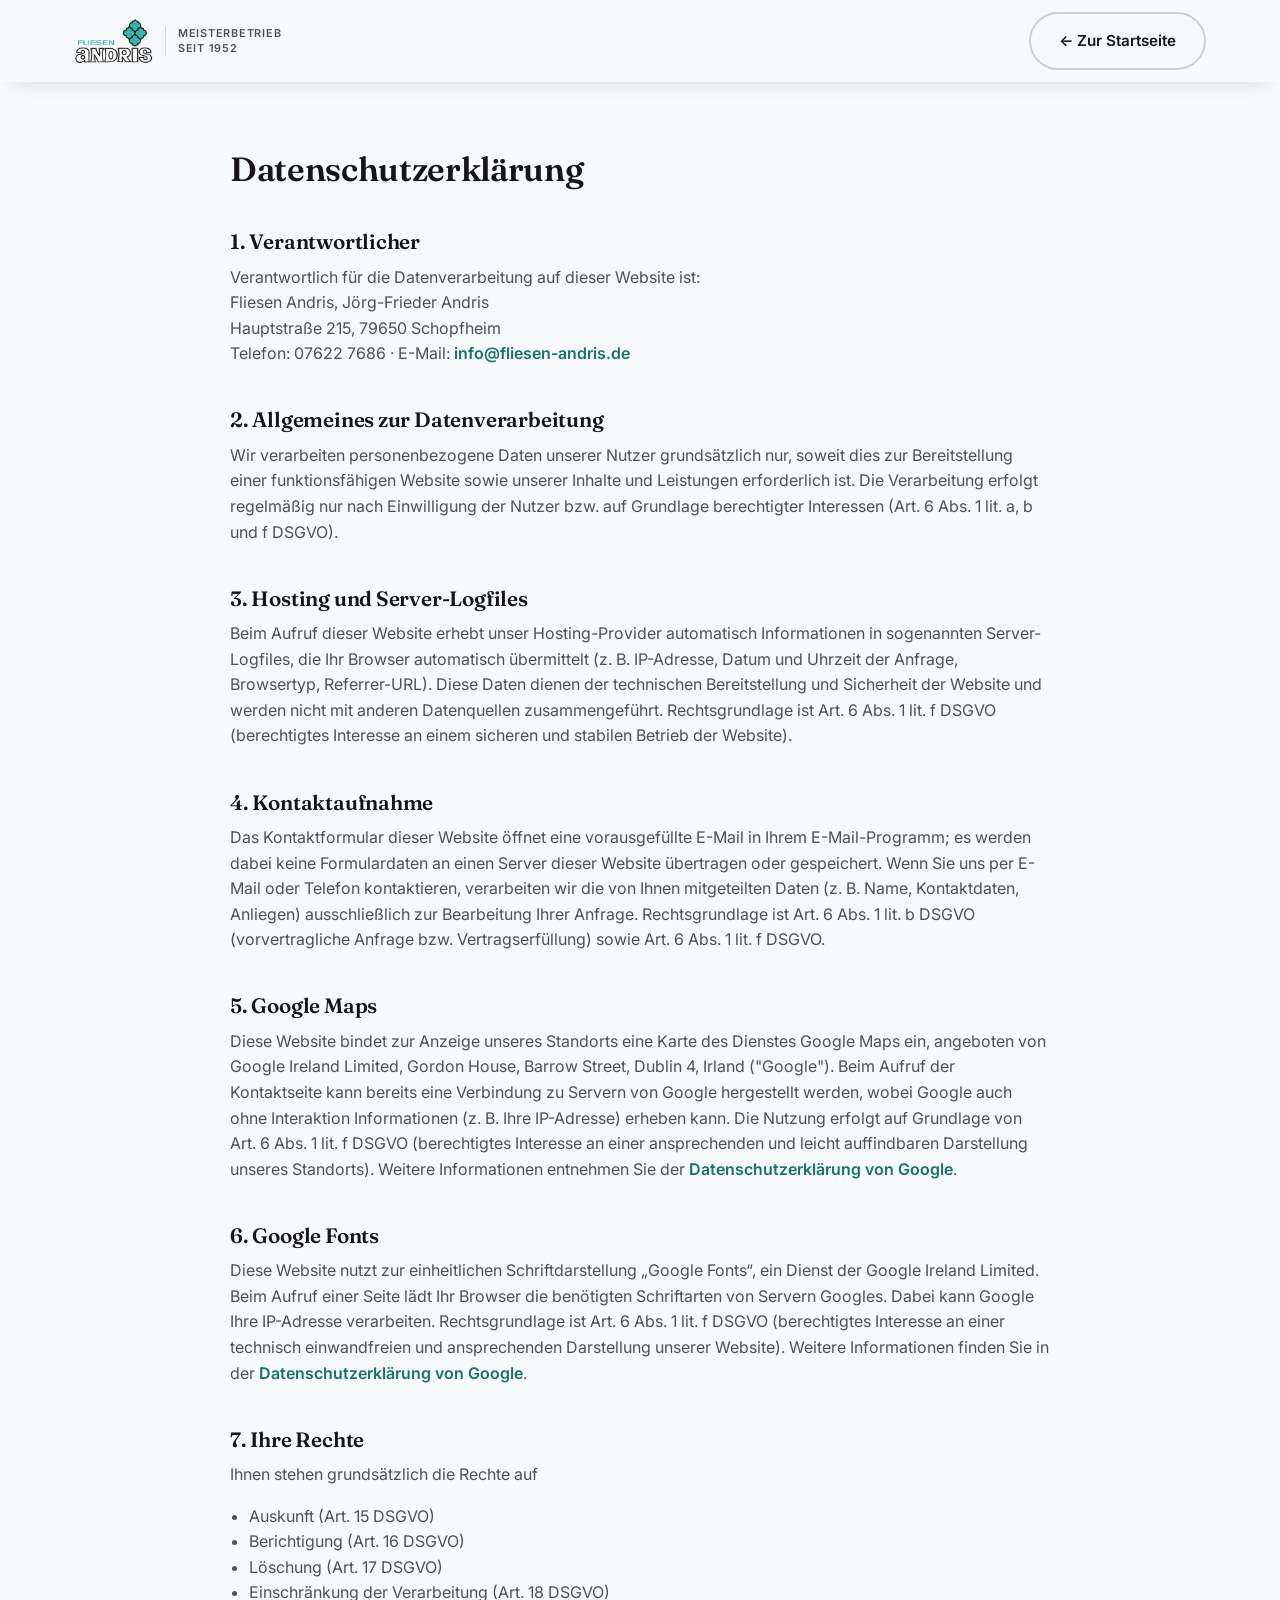
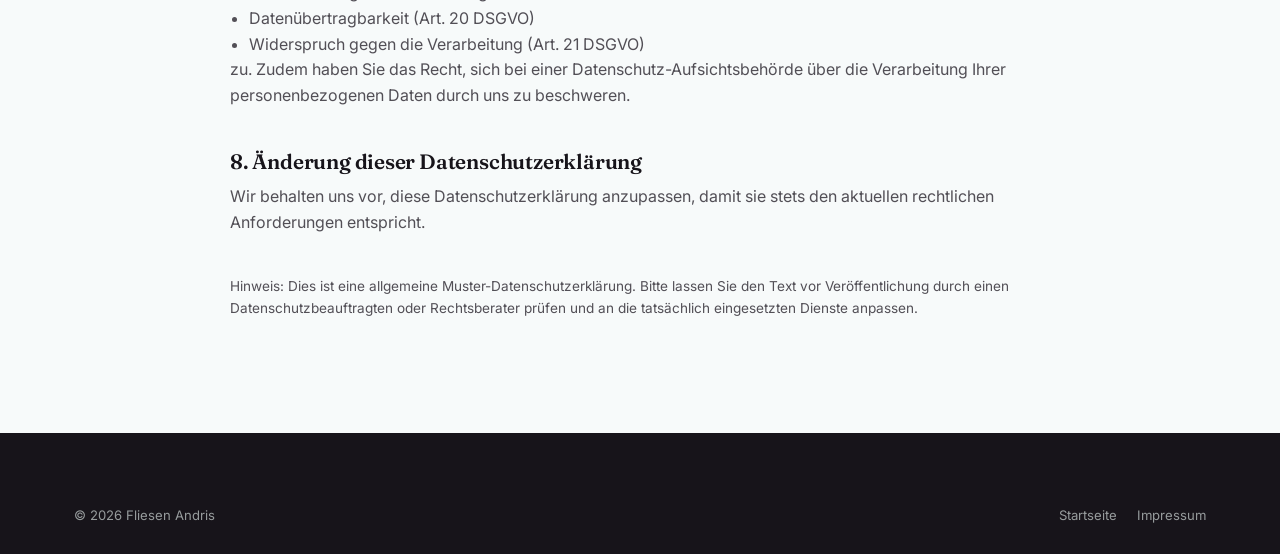
<file: datenschutz.html>
<!DOCTYPE html>
<html lang="de">
<head>
<meta charset="UTF-8">
<meta name="viewport" content="width=device-width, initial-scale=1.0">
<title>Datenschutzerklärung – Fliesen Andris</title>
<meta name="robots" content="noindex">
<link rel="icon" type="image/png" href="assets/img/favicon.png">
<link rel="preconnect" href="https://fonts.googleapis.com">
<link rel="preconnect" href="https://fonts.gstatic.com" crossorigin>
<link href="https://fonts.googleapis.com/css2?family=Fraunces:opsz,wght@9..144,500;9..144,600;9..144,700&family=Inter:wght@400;500;600;700;800&display=swap" rel="stylesheet">
<link rel="stylesheet" href="assets/css/style.css">
</head>
<body>

<header class="site-header is-scrolled">
  <div class="container">
    <a href="index.html" class="brand">
      <img src="assets/img/logo.png" alt="Fliesen Andris" class="brand-logo" width="250" height="146">
      <span class="brand-tagline">Meisterbetrieb seit 1952</span>
    </a>
    <a href="index.html" class="btn btn--ghost">← Zur Startseite</a>
  </div>
</header>

<main class="container legal-page">
  <h1>Datenschutzerklärung</h1>

  <h2>1. Verantwortlicher</h2>
  <p>
    Verantwortlich für die Datenverarbeitung auf dieser Website ist:<br>
    Fliesen Andris, Jörg-Frieder Andris<br>
    Hauptstraße 215, 79650 Schopfheim<br>
    Telefon: 07622 7686 · E-Mail: <a href="mailto:info@fliesen-andris.de">info@fliesen-andris.de</a>
  </p>

  <h2>2. Allgemeines zur Datenverarbeitung</h2>
  <p>
    Wir verarbeiten personenbezogene Daten unserer Nutzer grundsätzlich nur, soweit
    dies zur Bereitstellung einer funktionsfähigen Website sowie unserer Inhalte und
    Leistungen erforderlich ist. Die Verarbeitung erfolgt regelmäßig nur nach
    Einwilligung der Nutzer bzw. auf Grundlage berechtigter Interessen (Art. 6 Abs. 1
    lit. a, b und f DSGVO).
  </p>

  <h2>3. Hosting und Server-Logfiles</h2>
  <p>
    Beim Aufruf dieser Website erhebt unser Hosting-Provider automatisch
    Informationen in sogenannten Server-Logfiles, die Ihr Browser automatisch
    übermittelt (z. B. IP-Adresse, Datum und Uhrzeit der Anfrage, Browsertyp,
    Referrer-URL). Diese Daten dienen der technischen Bereitstellung und Sicherheit
    der Website und werden nicht mit anderen Datenquellen zusammengeführt.
    Rechtsgrundlage ist Art. 6 Abs. 1 lit. f DSGVO (berechtigtes Interesse an einem
    sicheren und stabilen Betrieb der Website).
  </p>

  <h2>4. Kontaktaufnahme</h2>
  <p>
    Das Kontaktformular dieser Website öffnet eine vorausgefüllte E-Mail in Ihrem
    E-Mail-Programm; es werden dabei keine Formulardaten an einen Server dieser
    Website übertragen oder gespeichert. Wenn Sie uns per E-Mail oder Telefon
    kontaktieren, verarbeiten wir die von Ihnen mitgeteilten Daten (z. B. Name,
    Kontaktdaten, Anliegen) ausschließlich zur Bearbeitung Ihrer Anfrage.
    Rechtsgrundlage ist Art. 6 Abs. 1 lit. b DSGVO (vorvertragliche Anfrage bzw.
    Vertragserfüllung) sowie Art. 6 Abs. 1 lit. f DSGVO.
  </p>

  <h2>5. Google Maps</h2>
  <p>
    Diese Website bindet zur Anzeige unseres Standorts eine Karte des Dienstes
    Google Maps ein, angeboten von Google Ireland Limited, Gordon House, Barrow
    Street, Dublin 4, Irland ("Google"). Beim Aufruf der Kontaktseite kann bereits
    eine Verbindung zu Servern von Google hergestellt werden, wobei Google auch ohne
    Interaktion Informationen (z. B. Ihre IP-Adresse) erheben kann. Die Nutzung
    erfolgt auf Grundlage von Art. 6 Abs. 1 lit. f DSGVO (berechtigtes Interesse an
    einer ansprechenden und leicht auffindbaren Darstellung unseres Standorts).
    Weitere Informationen entnehmen Sie der
    <a href="https://policies.google.com/privacy" target="_blank" rel="noopener">Datenschutzerklärung von Google</a>.
  </p>

  <h2>6. Google Fonts</h2>
  <p>
    Diese Website nutzt zur einheitlichen Schriftdarstellung „Google Fonts“, ein
    Dienst der Google Ireland Limited. Beim Aufruf einer Seite lädt Ihr Browser die
    benötigten Schriftarten von Servern Googles. Dabei kann Google Ihre IP-Adresse
    verarbeiten. Rechtsgrundlage ist Art. 6 Abs. 1 lit. f DSGVO (berechtigtes
    Interesse an einer technisch einwandfreien und ansprechenden Darstellung
    unserer Website). Weitere Informationen finden Sie in der
    <a href="https://policies.google.com/privacy" target="_blank" rel="noopener">Datenschutzerklärung von Google</a>.
  </p>

  <h2>7. Ihre Rechte</h2>
  <p>Ihnen stehen grundsätzlich die Rechte auf</p>
  <ul>
    <li>Auskunft (Art. 15 DSGVO)</li>
    <li>Berichtigung (Art. 16 DSGVO)</li>
    <li>Löschung (Art. 17 DSGVO)</li>
    <li>Einschränkung der Verarbeitung (Art. 18 DSGVO)</li>
    <li>Datenübertragbarkeit (Art. 20 DSGVO)</li>
    <li>Widerspruch gegen die Verarbeitung (Art. 21 DSGVO)</li>
  </ul>
  <p>
    zu. Zudem haben Sie das Recht, sich bei einer Datenschutz-Aufsichtsbehörde über
    die Verarbeitung Ihrer personenbezogenen Daten durch uns zu beschweren.
  </p>

  <h2>8. Änderung dieser Datenschutzerklärung</h2>
  <p>
    Wir behalten uns vor, diese Datenschutzerklärung anzupassen, damit sie stets den
    aktuellen rechtlichen Anforderungen entspricht.
  </p>

  <p style="margin-top:3em; font-size:0.85rem;">
    Hinweis: Dies ist eine allgemeine Muster-Datenschutzerklärung. Bitte lassen Sie
    den Text vor Veröffentlichung durch einen Datenschutzbeauftragten oder
    Rechtsberater prüfen und an die tatsächlich eingesetzten Dienste anpassen.
  </p>
</main>

<footer class="site-footer">
  <div class="container footer-bottom" style="border:0; padding-top:0;">
    <span>© <span id="year"></span> Fliesen Andris</span>
    <span style="display:flex; gap:20px;">
      <a href="index.html">Startseite</a>
      <a href="impressum.html">Impressum</a>
    </span>
  </div>
</footer>

<script>document.getElementById("year").textContent = new Date().getFullYear();</script>
</body>
</html>
</file>
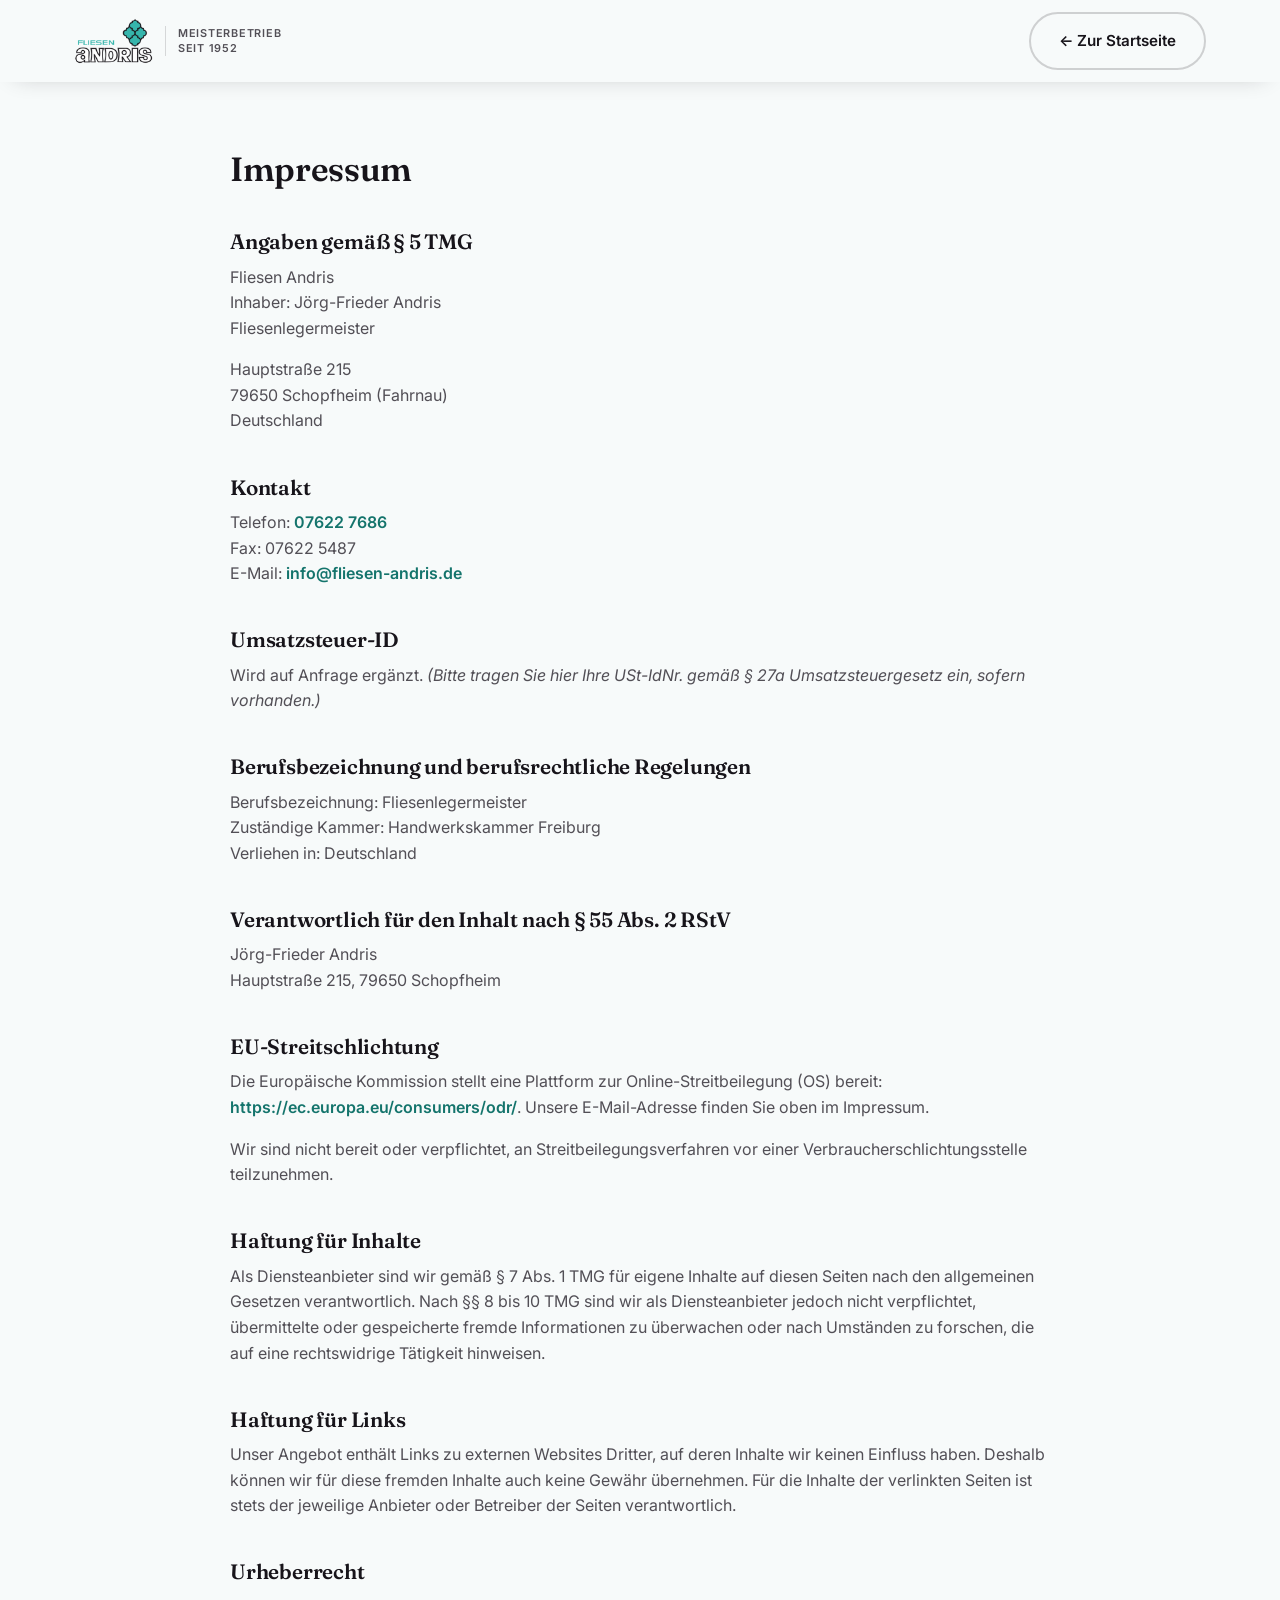
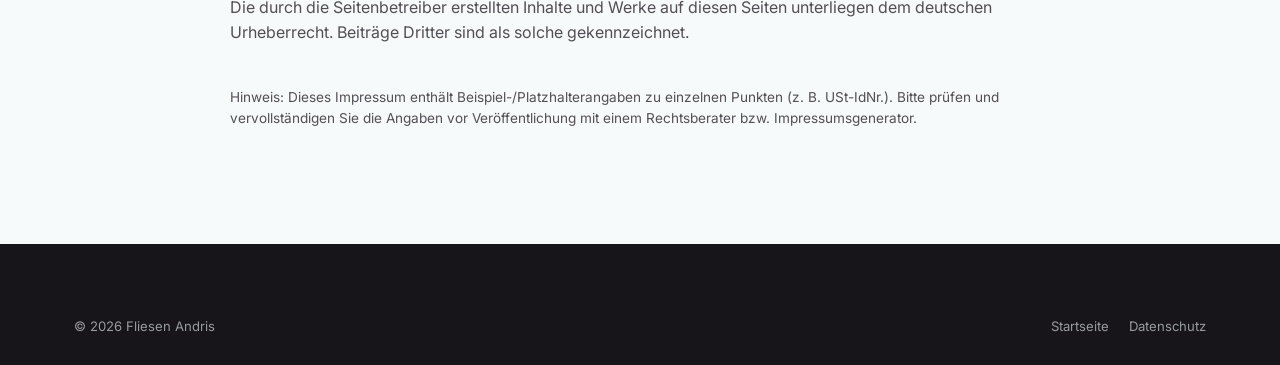
<file: impressum.html>
<!DOCTYPE html>
<html lang="de">
<head>
<meta charset="UTF-8">
<meta name="viewport" content="width=device-width, initial-scale=1.0">
<title>Impressum – Fliesen Andris</title>
<meta name="robots" content="noindex">
<link rel="icon" type="image/png" href="assets/img/favicon.png">
<link rel="preconnect" href="https://fonts.googleapis.com">
<link rel="preconnect" href="https://fonts.gstatic.com" crossorigin>
<link href="https://fonts.googleapis.com/css2?family=Fraunces:opsz,wght@9..144,500;9..144,600;9..144,700&family=Inter:wght@400;500;600;700;800&display=swap" rel="stylesheet">
<link rel="stylesheet" href="assets/css/style.css">
</head>
<body>

<header class="site-header is-scrolled">
  <div class="container">
    <a href="index.html" class="brand">
      <img src="assets/img/logo.png" alt="Fliesen Andris" class="brand-logo" width="250" height="146">
      <span class="brand-tagline">Meisterbetrieb seit 1952</span>
    </a>
    <a href="index.html" class="btn btn--ghost">← Zur Startseite</a>
  </div>
</header>

<main class="container legal-page">
  <h1>Impressum</h1>

  <h2>Angaben gemäß § 5 TMG</h2>
  <p>
    Fliesen Andris<br>
    Inhaber: Jörg-Frieder Andris<br>
    Fliesenlegermeister
  </p>
  <p>
    Hauptstraße 215<br>
    79650 Schopfheim (Fahrnau)<br>
    Deutschland
  </p>

  <h2>Kontakt</h2>
  <p>
    Telefon: <a href="tel:+4976227686">07622 7686</a><br>
    Fax: 07622 5487<br>
    E-Mail: <a href="mailto:info@fliesen-andris.de">info@fliesen-andris.de</a>
  </p>

  <h2>Umsatzsteuer-ID</h2>
  <p>
    Wird auf Anfrage ergänzt. <em>(Bitte tragen Sie hier Ihre USt-IdNr. gemäß § 27a
    Umsatzsteuergesetz ein, sofern vorhanden.)</em>
  </p>

  <h2>Berufsbezeichnung und berufsrechtliche Regelungen</h2>
  <p>
    Berufsbezeichnung: Fliesenlegermeister<br>
    Zuständige Kammer: Handwerkskammer Freiburg<br>
    Verliehen in: Deutschland
  </p>

  <h2>Verantwortlich für den Inhalt nach § 55 Abs. 2 RStV</h2>
  <p>
    Jörg-Frieder Andris<br>
    Hauptstraße 215, 79650 Schopfheim
  </p>

  <h2>EU-Streitschlichtung</h2>
  <p>
    Die Europäische Kommission stellt eine Plattform zur Online-Streitbeilegung (OS)
    bereit: <a href="https://ec.europa.eu/consumers/odr/" target="_blank" rel="noopener">https://ec.europa.eu/consumers/odr/</a>.
    Unsere E-Mail-Adresse finden Sie oben im Impressum.
  </p>
  <p>
    Wir sind nicht bereit oder verpflichtet, an Streitbeilegungsverfahren vor einer
    Verbraucherschlichtungsstelle teilzunehmen.
  </p>

  <h2>Haftung für Inhalte</h2>
  <p>
    Als Diensteanbieter sind wir gemäß § 7 Abs. 1 TMG für eigene Inhalte auf diesen
    Seiten nach den allgemeinen Gesetzen verantwortlich. Nach §§ 8 bis 10 TMG sind
    wir als Diensteanbieter jedoch nicht verpflichtet, übermittelte oder gespeicherte
    fremde Informationen zu überwachen oder nach Umständen zu forschen, die auf eine
    rechtswidrige Tätigkeit hinweisen.
  </p>

  <h2>Haftung für Links</h2>
  <p>
    Unser Angebot enthält Links zu externen Websites Dritter, auf deren Inhalte wir
    keinen Einfluss haben. Deshalb können wir für diese fremden Inhalte auch keine
    Gewähr übernehmen. Für die Inhalte der verlinkten Seiten ist stets der jeweilige
    Anbieter oder Betreiber der Seiten verantwortlich.
  </p>

  <h2>Urheberrecht</h2>
  <p>
    Die durch die Seitenbetreiber erstellten Inhalte und Werke auf diesen Seiten
    unterliegen dem deutschen Urheberrecht. Beiträge Dritter sind als solche
    gekennzeichnet.
  </p>

  <p style="margin-top:3em; font-size:0.85rem;">
    Hinweis: Dieses Impressum enthält Beispiel-/Platzhalterangaben zu einzelnen
    Punkten (z. B. USt-IdNr.). Bitte prüfen und vervollständigen Sie die Angaben vor
    Veröffentlichung mit einem Rechtsberater bzw. Impressumsgenerator.
  </p>
</main>

<footer class="site-footer">
  <div class="container footer-bottom" style="border:0; padding-top:0;">
    <span>© <span id="year"></span> Fliesen Andris</span>
    <span style="display:flex; gap:20px;">
      <a href="index.html">Startseite</a>
      <a href="datenschutz.html">Datenschutz</a>
    </span>
  </div>
</footer>

<script>document.getElementById("year").textContent = new Date().getFullYear();</script>
</body>
</html>
</file>
<file: assets/css/style.css>
/* ==========================================================================
   Fliesen Andris – Stylesheet
   ========================================================================== */

:root {
  /* Farbpalette – abgeleitet aus dem Firmenlogo (Türkis, Tiefschwarz, Weiß) */
  --color-teal: #14746c;      /* Logo-Türkis, abgedunkelt für AA-Kontrast auf Weiß */
  --color-teal-dark: #0d5850; /* Hover-/Aktiv-Zustand */
  --color-teal-bright: #37b6ad; /* Original-Logo-Türkis für dekorative Akzente */
  --color-teal-tint: #e7f6f4;   /* helle Fläche für sanfte Akzentflächen */
  --color-ink: #17141a;       /* Logo-Schwarz (Konturfarbe) */
  --color-ink-soft: #524f56;
  --color-cream: #f7fafa;
  --color-cream-dark: #eaf2f1;
  --color-stone: #dde7e6;
  --color-white: #ffffff;
  --color-gold: #d9a441;      /* nur für Bewertungssterne */

  --font-head: "Fraunces", Georgia, "Times New Roman", serif;
  --font-body: "Inter", -apple-system, BlinkMacSystemFont, "Segoe UI", sans-serif;

  --radius-md: 14px;
  --radius-lg: 26px;
  --shadow-soft: 0 20px 45px -20px rgba(23, 20, 26, 0.35);
  --shadow-card: 0 10px 30px -12px rgba(23, 20, 26, 0.18);

  --container: 1180px;
}

* {
  box-sizing: border-box;
}

html {
  scroll-behavior: smooth;
  scroll-padding-top: 84px;
}

body {
  margin: 0;
  font-family: var(--font-body);
  color: var(--color-ink);
  background: var(--color-cream);
  line-height: 1.6;
  -webkit-font-smoothing: antialiased;
}

img {
  max-width: 100%;
  display: block;
}

a {
  color: inherit;
  text-decoration: none;
}

ul {
  margin: 0;
  padding: 0;
  list-style: none;
}

h1, h2, h3, h4 {
  font-family: var(--font-head);
  font-weight: 600;
  line-height: 1.15;
  margin: 0 0 .5em;
  letter-spacing: -0.01em;
}

p {
  margin: 0 0 1em;
}

.container {
  width: 100%;
  max-width: var(--container);
  margin: 0 auto;
  padding: 0 24px;
}

.eyebrow {
  display: inline-flex;
  align-items: center;
  gap: 8px;
  font-size: 0.78rem;
  font-weight: 700;
  letter-spacing: 0.14em;
  text-transform: uppercase;
  color: var(--color-teal);
  margin-bottom: 14px;
}

.eyebrow::before {
  content: "";
  width: 24px;
  height: 2px;
  background: var(--color-teal);
  display: inline-block;
}

.section {
  padding: 96px 0;
}

.section--tight {
  padding: 72px 0;
}

.section-head {
  max-width: 640px;
  margin: 0 0 48px;
}

.section-head.centered {
  margin-left: auto;
  margin-right: auto;
  text-align: center;
}

.section-head p {
  color: var(--color-ink-soft);
  font-size: 1.05rem;
}

.section--muted {
  background: var(--color-cream-dark);
}

.section--dark {
  background: var(--color-ink);
  color: var(--color-cream);
}

.section--dark .section-head p {
  color: #c7cdcc;
}

/* Buttons
   ========================================================================== */
.btn {
  display: inline-flex;
  align-items: center;
  justify-content: center;
  gap: 10px;
  padding: 15px 28px;
  border-radius: 999px;
  font-weight: 600;
  font-size: 0.95rem;
  border: 2px solid transparent;
  cursor: pointer;
  transition: transform 0.2s ease, box-shadow 0.2s ease, background 0.2s ease, color 0.2s ease;
  white-space: nowrap;
}

.btn:active {
  transform: translateY(1px);
}

.btn--primary {
  background: var(--color-teal);
  color: var(--color-white);
  box-shadow: 0 12px 24px -10px rgba(20, 116, 108, 0.55);
}

.btn--primary:hover {
  background: var(--color-teal-dark);
  box-shadow: 0 16px 30px -10px rgba(13, 88, 80, 0.6);
}

.btn--ghost {
  background: transparent;
  border-color: rgba(23, 20, 26, 0.18);
  color: var(--color-ink);
}

.btn--ghost:hover {
  border-color: var(--color-teal);
  color: var(--color-teal);
}

.btn--ghost.on-dark {
  border-color: rgba(247, 250, 250, 0.3);
  color: var(--color-cream);
}

.btn--ghost.on-dark:hover {
  border-color: var(--color-cream);
}

.btn--block {
  width: 100%;
}

/* Header / Navigation
   ========================================================================== */
.site-header {
  position: fixed;
  top: 0;
  left: 0;
  right: 0;
  z-index: 100;
  padding: 18px 0;
  transition: background 0.3s ease, box-shadow 0.3s ease, padding 0.3s ease;
}

.site-header.is-scrolled {
  background: rgba(247, 250, 250, 0.92);
  backdrop-filter: blur(10px);
  box-shadow: 0 8px 24px -16px rgba(23, 20, 26, 0.3);
  padding: 12px 0;
}

.site-header .container {
  display: flex;
  align-items: center;
  justify-content: space-between;
  gap: 16px;
}

.brand {
  display: flex;
  align-items: center;
  gap: 12px;
  font-family: var(--font-head);
  font-size: 1.3rem;
  font-weight: 700;
  color: var(--color-ink);
}

.brand-logo {
  height: 46px;
  width: auto;
  flex-shrink: 0;
}

.brand-tagline {
  display: block;
  font-family: var(--font-body);
  font-weight: 600;
  font-size: 0.68rem;
  letter-spacing: 0.07em;
  text-transform: uppercase;
  color: var(--color-ink-soft);
  border-left: 1px solid rgba(23, 20, 26, 0.15);
  padding-left: 12px;
  line-height: 1.35;
  max-width: 108px;
}

.footer-brand .brand-tagline {
  color: #c7cdcc;
  border-left-color: rgba(247, 250, 250, 0.2);
}

.main-nav {
  display: flex;
  align-items: center;
  gap: 34px;
}

.main-nav a {
  font-weight: 600;
  font-size: 0.95rem;
  color: var(--color-ink-soft);
  position: relative;
  padding: 4px 0;
}

.main-nav a:hover,
.main-nav a.is-active {
  color: var(--color-teal);
}

.nav-cta {
  display: none;
}

.header-actions {
  display: flex;
  align-items: center;
  gap: 14px;
}

.header-phone {
  display: flex;
  align-items: center;
  gap: 8px;
  font-weight: 700;
  font-size: 0.95rem;
}

.header-phone svg {
  width: 18px;
  height: 18px;
  color: var(--color-teal);
}

.nav-toggle {
  display: none;
  width: 44px;
  height: 44px;
  border-radius: 10px;
  border: 1px solid rgba(23, 20, 26, 0.15);
  background: var(--color-white);
  align-items: center;
  justify-content: center;
  cursor: pointer;
}

.nav-toggle span,
.nav-toggle span::before,
.nav-toggle span::after {
  content: "";
  display: block;
  width: 20px;
  height: 2px;
  background: var(--color-ink);
  position: relative;
  transition: transform 0.2s ease, opacity 0.2s ease;
}

.nav-toggle span::before {
  position: absolute;
  top: -6px;
}

.nav-toggle span::after {
  position: absolute;
  top: 6px;
}

.nav-toggle[aria-expanded="true"] span {
  background: transparent;
}

.nav-toggle[aria-expanded="true"] span::before {
  top: 0;
  transform: rotate(45deg);
}

.nav-toggle[aria-expanded="true"] span::after {
  top: 0;
  transform: rotate(-45deg);
}

/* Hero
   ========================================================================== */
.hero {
  position: relative;
  padding: 168px 0 110px;
  overflow: hidden;
  background:
    radial-gradient(circle at 85% 10%, rgba(55, 182, 173, 0.22), transparent 45%),
    linear-gradient(180deg, #f4faf9 0%, var(--color-cream) 60%);
}

.tile-pattern {
  position: absolute;
  inset: 0;
  z-index: 0;
  opacity: 0.5;
  background-image:
    linear-gradient(rgba(23, 20, 26, 0.05) 1px, transparent 1px),
    linear-gradient(90deg, rgba(23, 20, 26, 0.05) 1px, transparent 1px);
  background-size: 64px 64px;
  mask-image: linear-gradient(180deg, black, transparent 85%);
}

.hero .container {
  position: relative;
  z-index: 1;
  display: grid;
  grid-template-columns: 1.1fr 0.9fr;
  gap: 56px;
  align-items: center;
}

.hero-badges {
  display: flex;
  flex-wrap: wrap;
  gap: 10px;
  margin: 28px 0 34px;
}

.hero-badge {
  display: inline-flex;
  align-items: center;
  gap: 8px;
  background: var(--color-white);
  border: 1px solid rgba(23, 20, 26, 0.08);
  padding: 9px 16px;
  border-radius: 999px;
  font-size: 0.82rem;
  font-weight: 600;
  color: var(--color-ink-soft);
  box-shadow: var(--shadow-card);
}

.hero-badge svg {
  width: 16px;
  height: 16px;
  color: var(--color-teal);
}

.hero h1 {
  font-size: clamp(2.3rem, 4.6vw, 3.4rem);
  color: var(--color-ink);
}

.hero h1 em {
  font-style: normal;
  color: var(--color-teal);
}

.hero-lead {
  font-size: 1.15rem;
  color: var(--color-ink-soft);
  max-width: 46ch;
}

.hero-cta {
  display: flex;
  flex-wrap: wrap;
  gap: 16px;
  margin-top: 34px;
}

.hero-visual {
  position: relative;
  display: grid;
  gap: 18px;
}

.hero-visual-main {
  border-radius: var(--radius-lg);
  overflow: hidden;
  box-shadow: var(--shadow-soft);
  aspect-ratio: 4 / 5;
}

.hero-stat-card {
  position: absolute;
  left: -28px;
  bottom: -28px;
  background: var(--color-white);
  border-radius: var(--radius-md);
  padding: 20px 22px;
  box-shadow: var(--shadow-soft);
  display: flex;
  align-items: center;
  gap: 14px;
  max-width: 260px;
}

.hero-stat-card .stat-number {
  font-family: var(--font-head);
  font-size: 2.1rem;
  font-weight: 700;
  color: var(--color-teal);
  line-height: 1;
}

.hero-stat-card .stat-label {
  font-size: 0.8rem;
  color: var(--color-ink-soft);
  font-weight: 600;
}

/* Placeholder graphics – swap for real photography
   ========================================================================== */
.ph {
  background:
    repeating-linear-gradient(45deg, rgba(38,34,32,0.05) 0 2px, transparent 2px 14px),
    linear-gradient(135deg, var(--color-stone), var(--color-cream-dark));
  display: flex;
  align-items: center;
  justify-content: center;
  color: var(--color-ink-soft);
  text-align: center;
  font-size: 0.85rem;
  font-weight: 600;
  width: 100%;
  height: 100%;
  padding: 16px;
  gap: 8px;
}

.ph-icon {
  width: 100%;
  height: 100%;
  display: flex;
  flex-direction: column;
  align-items: center;
  justify-content: center;
  gap: 10px;
}

.ph-icon svg {
  width: 34px;
  height: 34px;
  opacity: 0.55;
}

/* Trust strip
   ========================================================================== */
.trust-strip {
  border-top: 1px solid rgba(23, 20, 26, 0.08);
  border-bottom: 1px solid rgba(23, 20, 26, 0.08);
  background: var(--color-white);
}

.trust-strip .container {
  display: grid;
  grid-template-columns: repeat(4, 1fr);
  gap: 24px;
  padding: 36px 24px;
  text-align: center;
}

.trust-item .num {
  font-family: var(--font-head);
  font-size: 1.9rem;
  font-weight: 700;
  color: var(--color-teal);
}

.trust-item .lbl {
  font-size: 0.85rem;
  color: var(--color-ink-soft);
  font-weight: 600;
}

/* About
   ========================================================================== */
.about-grid {
  display: grid;
  grid-template-columns: 0.85fr 1.15fr;
  gap: 64px;
  align-items: center;
}

.about-media {
  border-radius: var(--radius-lg);
  overflow: hidden;
  box-shadow: var(--shadow-card);
  aspect-ratio: 1 / 1.05;
}

.about-copy h2 {
  font-size: clamp(1.8rem, 3vw, 2.4rem);
}

.about-list {
  display: grid;
  gap: 14px;
  margin-top: 26px;
}

.about-list li {
  display: flex;
  align-items: flex-start;
  gap: 12px;
  font-weight: 600;
  color: var(--color-ink);
}

.about-list svg {
  width: 20px;
  height: 20px;
  color: var(--color-teal);
  flex-shrink: 0;
  margin-top: 2px;
}

.signature {
  margin-top: 32px;
  display: flex;
  align-items: center;
  gap: 16px;
}

.signature-avatar {
  width: 54px;
  height: 54px;
  border-radius: 50%;
  overflow: hidden;
  flex-shrink: 0;
}

.signature strong {
  display: block;
  font-family: var(--font-head);
  font-size: 1.05rem;
}

.signature span {
  font-size: 0.85rem;
  color: var(--color-ink-soft);
}

/* Services
   ========================================================================== */
.services-grid {
  display: grid;
  grid-template-columns: repeat(3, 1fr);
  gap: 26px;
}

.service-card {
  background: var(--color-white);
  border-radius: var(--radius-md);
  padding: 32px 28px;
  box-shadow: var(--shadow-card);
  transition: transform 0.25s ease, box-shadow 0.25s ease;
  border: 1px solid rgba(23, 20, 26, 0.06);
}

.service-card:hover {
  transform: translateY(-6px);
  box-shadow: var(--shadow-soft);
}

.service-icon {
  width: 54px;
  height: 54px;
  border-radius: 14px;
  background: linear-gradient(135deg, rgba(20, 116, 108, 0.15), rgba(55, 182, 173, 0.18));
  display: grid;
  place-items: center;
  margin-bottom: 20px;
}

.service-icon svg {
  width: 26px;
  height: 26px;
  color: var(--color-teal);
}

.service-card h3 {
  font-size: 1.15rem;
  margin-bottom: 10px;
}

.service-card p {
  color: var(--color-ink-soft);
  font-size: 0.95rem;
  margin-bottom: 0;
}

/* Process
   ========================================================================== */
.process-grid {
  display: grid;
  grid-template-columns: repeat(4, 1fr);
  gap: 24px;
  counter-reset: step;
}

.process-step {
  position: relative;
  padding: 30px 22px 22px;
  background: rgba(247, 250, 250, 0.06);
  border: 1px solid rgba(247, 250, 250, 0.14);
  border-radius: var(--radius-md);
}

.process-step::before {
  counter-increment: step;
  content: counter(step, decimal-leading-zero);
  font-family: var(--font-head);
  font-size: 1.6rem;
  color: var(--color-teal-bright);
  display: block;
  margin-bottom: 14px;
}

.process-step h3 {
  color: var(--color-cream);
  font-size: 1.05rem;
}

.process-step p {
  color: #c7cdcc;
  font-size: 0.9rem;
  margin-bottom: 0;
}

/* Gallery
   ========================================================================== */
.gallery-grid {
  display: grid;
  grid-template-columns: repeat(4, 1fr);
  grid-auto-rows: 190px;
  gap: 18px;
}

.gallery-item {
  border-radius: var(--radius-md);
  overflow: hidden;
  position: relative;
}

.gallery-item.tall {
  grid-row: span 2;
}

.gallery-item.wide {
  grid-column: span 2;
}

.gallery-note {
  margin-top: 28px;
  display: flex;
  align-items: center;
  gap: 12px;
  color: var(--color-ink-soft);
  font-size: 0.9rem;
  background: var(--color-white);
  border: 1px dashed rgba(23, 20, 26, 0.2);
  border-radius: var(--radius-md);
  padding: 16px 20px;
}

.gallery-note svg {
  width: 22px;
  height: 22px;
  color: var(--color-teal);
  flex-shrink: 0;
}

/* Testimonials
   ========================================================================== */
.testimonial-grid {
  display: grid;
  grid-template-columns: repeat(3, 1fr);
  gap: 26px;
}

.testimonial-card {
  background: var(--color-white);
  border-radius: var(--radius-md);
  padding: 30px 28px;
  box-shadow: var(--shadow-card);
}

.stars {
  display: flex;
  gap: 4px;
  color: var(--color-gold);
  margin-bottom: 16px;
}

.stars svg {
  width: 18px;
  height: 18px;
}

.testimonial-card p {
  color: var(--color-ink);
  font-size: 0.98rem;
}

.testimonial-author {
  font-weight: 700;
  font-size: 0.9rem;
  color: var(--color-ink-soft);
}

.reviews-cta {
  margin-top: 40px;
  text-align: center;
}

/* Contact
   ========================================================================== */
.contact-grid {
  display: grid;
  grid-template-columns: 1fr 1fr;
  gap: 56px;
}

.contact-card {
  background: var(--color-white);
  border-radius: var(--radius-lg);
  box-shadow: var(--shadow-card);
  padding: 40px;
}

.contact-info-list {
  display: grid;
  gap: 22px;
  margin-bottom: 30px;
}

.contact-info-item {
  display: flex;
  gap: 16px;
  align-items: flex-start;
}

.contact-info-item .icon {
  width: 44px;
  height: 44px;
  border-radius: 12px;
  background: var(--color-cream-dark);
  display: grid;
  place-items: center;
  flex-shrink: 0;
}

.contact-info-item .icon svg {
  width: 20px;
  height: 20px;
  color: var(--color-teal);
}

.contact-info-item strong {
  display: block;
  font-size: 0.95rem;
  margin-bottom: 2px;
}

.contact-info-item span,
.contact-info-item a {
  color: var(--color-ink-soft);
  font-size: 0.94rem;
}

.contact-info-item a:hover {
  color: var(--color-teal);
}

.map-embed {
  border-radius: var(--radius-md);
  overflow: hidden;
  border: 1px solid rgba(23, 20, 26, 0.1);
  aspect-ratio: 16 / 10;
}

.map-embed iframe {
  width: 100%;
  height: 100%;
  border: 0;
}

.form-group {
  margin-bottom: 18px;
}

.form-row {
  display: grid;
  grid-template-columns: 1fr 1fr;
  gap: 18px;
}

label {
  display: block;
  font-size: 0.85rem;
  font-weight: 700;
  margin-bottom: 8px;
  color: var(--color-ink);
}

input,
select,
textarea {
  width: 100%;
  padding: 13px 16px;
  border-radius: 10px;
  border: 1px solid rgba(23, 20, 26, 0.16);
  background: var(--color-cream);
  font-family: var(--font-body);
  font-size: 0.95rem;
  color: var(--color-ink);
}

input:focus,
select:focus,
textarea:focus {
  outline: none;
  border-color: var(--color-teal);
  background: var(--color-white);
}

textarea {
  resize: vertical;
  min-height: 120px;
}

.form-note {
  font-size: 0.8rem;
  color: var(--color-ink-soft);
  margin-top: 12px;
  text-align: center;
}

/* CTA band
   ========================================================================== */
.cta-band {
  background: linear-gradient(120deg, var(--color-teal), var(--color-teal-dark));
  border-radius: var(--radius-lg);
  padding: 56px;
  display: flex;
  align-items: center;
  justify-content: space-between;
  gap: 32px;
  color: var(--color-white);
  margin: 0 24px;
  max-width: calc(var(--container) - 48px);
  margin-left: auto;
  margin-right: auto;
}

.cta-band h2 {
  color: var(--color-white);
  font-size: clamp(1.6rem, 3vw, 2.1rem);
  margin-bottom: 8px;
}

.cta-band p {
  color: rgba(255, 255, 255, 0.85);
  margin-bottom: 0;
}

.cta-band .btn--ghost {
  border-color: rgba(255, 255, 255, 0.5);
  color: var(--color-white);
}

.cta-band .btn--ghost:hover {
  border-color: var(--color-white);
  background: rgba(255, 255, 255, 0.12);
}

.cta-band-actions {
  display: flex;
  gap: 14px;
  flex-shrink: 0;
  flex-wrap: wrap;
}

/* Footer
   ========================================================================== */
.site-footer {
  background: var(--color-ink);
  color: #c7cdcc;
  padding: 72px 0 28px;
}

.footer-grid {
  display: grid;
  grid-template-columns: 1.4fr 1fr 1fr 1.2fr;
  gap: 40px;
  padding-bottom: 48px;
  border-bottom: 1px solid rgba(247, 250, 250, 0.12);
}

.footer-brand .brand {
  color: var(--color-cream);
  margin-bottom: 14px;
}

.footer-brand p {
  font-size: 0.92rem;
  max-width: 32ch;
}

.footer-social {
  display: flex;
  gap: 10px;
  margin-top: 18px;
}

.footer-social a {
  width: 38px;
  height: 38px;
  border-radius: 50%;
  border: 1px solid rgba(247, 250, 250, 0.25);
  display: grid;
  place-items: center;
  transition: background 0.2s ease, border-color 0.2s ease;
}

.footer-social a:hover {
  background: var(--color-teal);
  border-color: var(--color-teal);
}

.footer-social svg {
  width: 16px;
  height: 16px;
  color: var(--color-cream);
}

.footer-col h4 {
  color: var(--color-cream);
  font-size: 0.95rem;
  margin-bottom: 18px;
}

.footer-col ul {
  display: grid;
  gap: 12px;
}

.footer-col a {
  font-size: 0.92rem;
  color: #c7cdcc;
}

.footer-col a:hover {
  color: var(--color-cream);
}

.footer-bottom {
  padding-top: 26px;
  display: flex;
  justify-content: space-between;
  align-items: center;
  flex-wrap: wrap;
  gap: 12px;
  font-size: 0.82rem;
  color: #979c9d;
}

.footer-bottom a:hover {
  color: var(--color-cream);
}

/* Mobile call button
   ========================================================================== */
.mobile-call {
  position: fixed;
  right: 18px;
  bottom: 18px;
  z-index: 90;
  width: 58px;
  height: 58px;
  border-radius: 50%;
  background: var(--color-teal);
  display: none;
  align-items: center;
  justify-content: center;
  box-shadow: 0 14px 30px -10px rgba(20, 116, 108, 0.6);
}

.mobile-call svg {
  width: 24px;
  height: 24px;
  color: var(--color-white);
}

/* Legal pages
   ========================================================================== */
.legal-page {
  padding: 150px 0 100px;
  max-width: 820px;
}

.legal-page h1 {
  font-size: 2.1rem;
}

.legal-page h2 {
  font-size: 1.3rem;
  margin-top: 2em;
}

.legal-page p, .legal-page li {
  color: var(--color-ink-soft);
}

.legal-page ul {
  padding-left: 1.2em;
  list-style: disc;
}

.legal-page a {
  color: var(--color-teal);
  font-weight: 600;
}

/* Reveal-on-scroll
   ========================================================================== */
[data-reveal] {
  opacity: 0;
  transform: translateY(24px);
  transition: opacity 0.7s ease, transform 0.7s ease;
}

[data-reveal].is-visible {
  opacity: 1;
  transform: translateY(0);
}

/* ==========================================================================
   Responsive
   ========================================================================== */
@media (max-width: 1024px) {
  .about-grid,
  .contact-grid {
    grid-template-columns: 1fr;
  }

  .about-media {
    max-width: 420px;
    margin: 0 auto;
  }

  .services-grid {
    grid-template-columns: repeat(2, 1fr);
  }

  .process-grid {
    grid-template-columns: repeat(2, 1fr);
  }

  .testimonial-grid {
    grid-template-columns: repeat(2, 1fr);
  }

  .trust-strip .container {
    grid-template-columns: repeat(2, 1fr);
  }

  .gallery-grid {
    grid-template-columns: repeat(3, 1fr);
  }
}

@media (max-width: 860px) {
  .main-nav {
    position: fixed;
    top: 0;
    right: 0;
    height: 100vh;
    width: min(320px, 82vw);
    background: var(--color-white);
    flex-direction: column;
    align-items: flex-start;
    justify-content: flex-start;
    gap: 6px;
    padding: 100px 32px 40px;
    box-shadow: -20px 0 40px -20px rgba(0,0,0,0.3);
    transform: translateX(100%);
    transition: transform 0.3s ease;
  }

  .main-nav.is-open {
    transform: translateX(0);
  }

  .main-nav a {
    width: 100%;
    padding: 12px 0;
    font-size: 1.05rem;
    border-bottom: 1px solid rgba(38,34,32,0.06);
  }

  .header-phone {
    display: none;
  }

  .header-actions .btn--primary {
    display: none;
  }

  .nav-toggle {
    display: flex;
  }

  .main-nav .nav-cta {
    display: inline-flex;
    margin-top: 18px;
  }

  .hero .container {
    grid-template-columns: 1fr;
  }

  .hero {
    padding: 130px 0 80px;
  }

  .hero-visual {
    order: -1;
  }

  .hero-stat-card {
    left: 16px;
    bottom: -22px;
  }

  .cta-band {
    flex-direction: column;
    text-align: center;
    padding: 40px 28px;
  }

  .mobile-call {
    display: flex;
  }
}

@media (max-width: 640px) {
  .section {
    padding: 64px 0;
  }

  .services-grid,
  .process-grid,
  .testimonial-grid {
    grid-template-columns: 1fr;
  }

  .trust-strip .container {
    grid-template-columns: repeat(2, 1fr);
    gap: 28px 16px;
  }

  .gallery-grid {
    grid-template-columns: repeat(2, 1fr);
    grid-auto-rows: 140px;
  }

  .gallery-item.wide {
    grid-column: span 2;
  }

  .gallery-item.tall {
    grid-row: span 1;
  }

  .footer-grid {
    grid-template-columns: 1fr 1fr;
  }

  .form-row {
    grid-template-columns: 1fr;
  }

  .footer-bottom {
    flex-direction: column;
    align-items: flex-start;
  }
}

@media (max-width: 420px) {
  .footer-grid {
    grid-template-columns: 1fr;
  }
}
</file>
